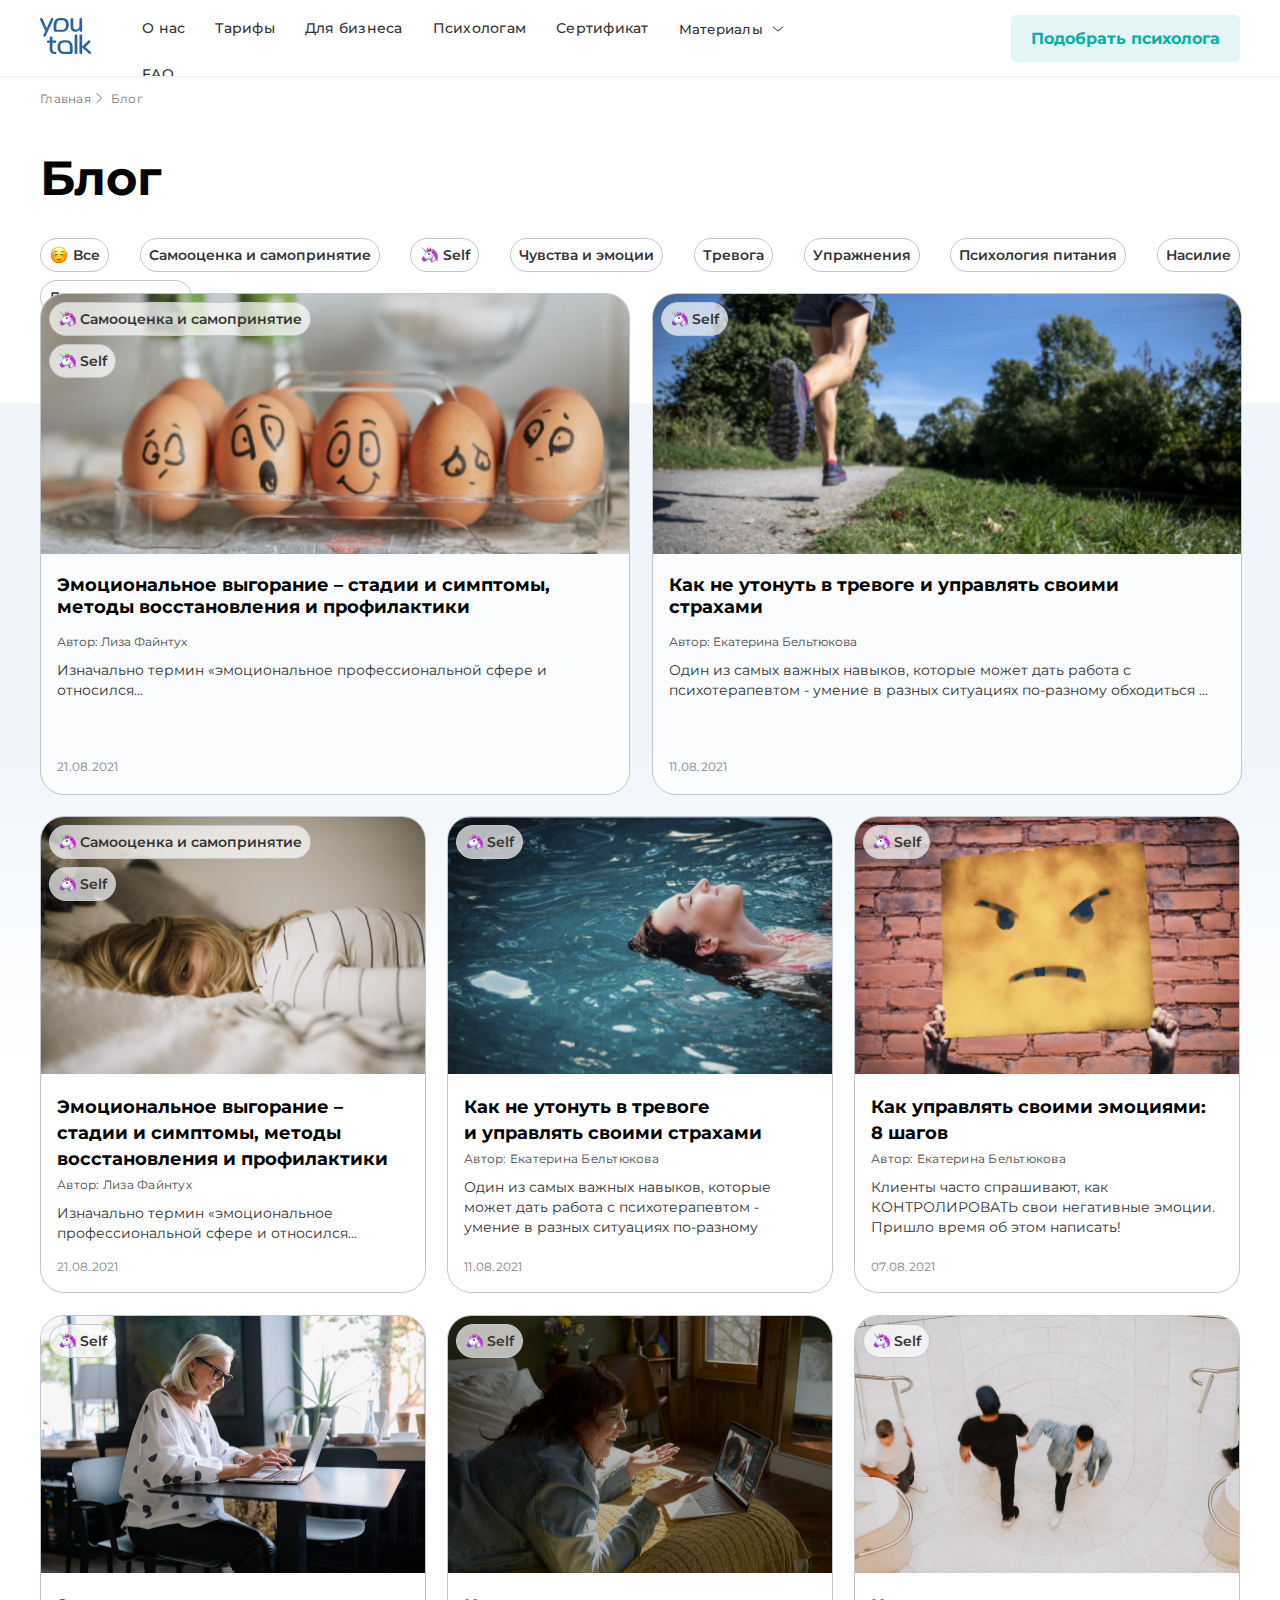
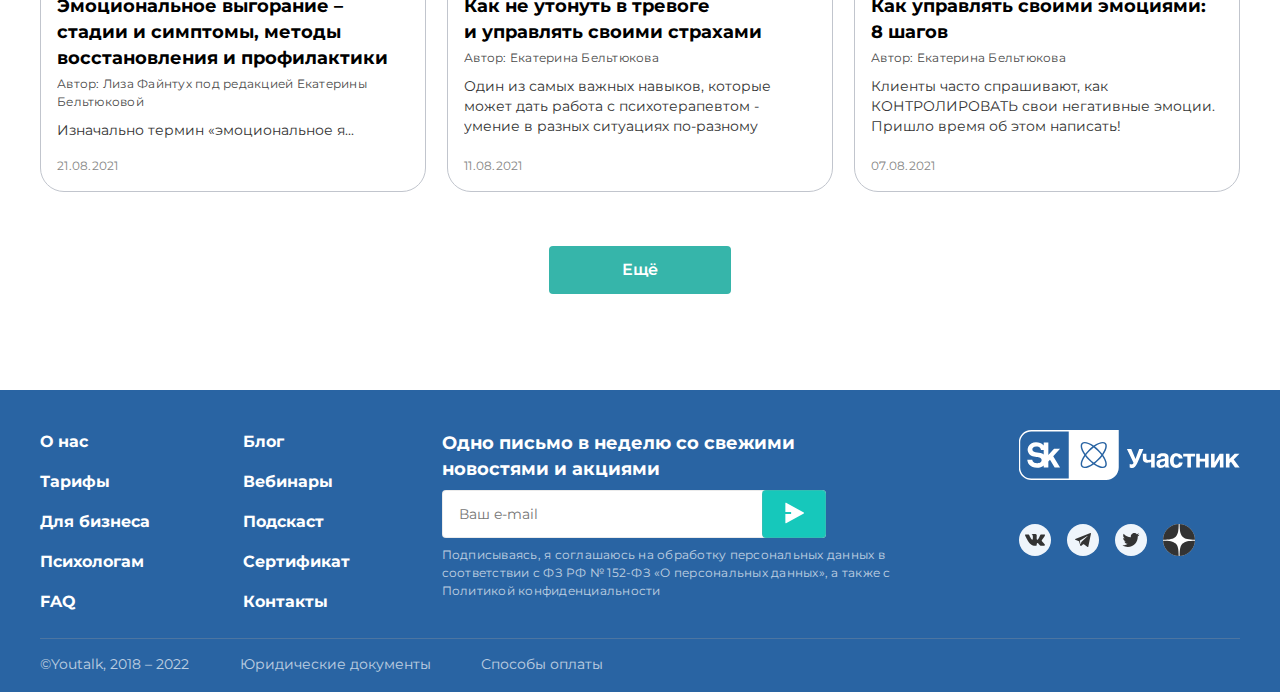
<file: Youtalk/index.html>
<!DOCTYPE html>
<html lang="en">
<head>
    <meta charset="UTF-8">
    <meta name="viewport" content="width=device-width, initial-scale=1.0">
    <meta http-equiv="X-UA-Compatible" content="ie=edge">
    <title>Youtalk</title>
    <link rel="stylesheet" href="style.css">
</head>
<body>
    <header class="header">
        <div class="header__burger">
            <span></span>
        </div>
        <div class="header__container">
            <div class="header__links">
                <div class="header__logo">
                        <a href="https://youtalk.ru/" target="_blank" class="header__logo-image"><img src="img/svg/logo.svg" alt="logo" width="51" height="36"></a>
                </div>
                
                <nav class="header__nav">
                    <ul class="header__list">
                        <li class="header__item">
                            <a href="https://youtalk.ru/about/" target="_blank" class="header__link">О нас</a>
                        </li>
                        <li class="header__item">
                            <a href="https://youtalk.ru/tariff/" target="_blank" class="header__link">Тарифы</a>
                        </li>
                        <li class="header__item">
                            <a href="https://youtalk.ru/b2b/" target="_blank" class="header__link">Для бизнеса</a>
                        </li>
                        <li class="header__item">
                            <a href="https://youtalk.ru/be-in-team/" target="_blank" class="header__link">Психологам</a>
                        </li>
                        <li class="header__item">
                            <a href="https://youtalk.ru/sertifikat-na-psihoterapiyu/" target="_blank" class="header__link">Сертификат</a>
                        </li>
                        <li class="header__item">
                            <button class="header__link">Материалы <img class="header-arrow" src="img/svg/frame-list.svg" alt="materials"></button>
                        </li>
                        <li class="header__item">
                            <a href="https://youtalk.ru/faq/" target="_blank" class="header__link">FAQ</a>
                        </li>
                    </ul>
                </nav>
            </div>
            
            <div class="header__wrapper">
                <button class="header__button" href="https://youtalk.ru/navigate/" target="_blank">Подобрать психолога</button>
            </div> 
        </div>
    </header>
    <main class="main">
        <div class="background-vector"></div>

        <article class="navigation">
            <div class="navigation__block">
                <div class="navigation__text">
                    <a class="main__link" href="https://youtalk.ru/" target="_blank">
                        Главная <img src="img/svg/arrow.svg" alt="Главная" height="16" width="16">
                    </a>
                    <p class="main__link">Блог</p>
                </div>
            </div>
            <h1>Блог</h1>
        </article>
        <section class="blog__nav">
            <ul class="blog__list">
                <li class="blog__item"><button class="blog__button"><img class="icon" src="img/smile.png" alt="smile">Все</button></li>
                <li class="blog__item"><button class="blog__button">Самооценка и самопринятие</button></li>
                <li class="blog__item"><button class="blog__button"><img class="icon" src="img/unicorn.png" alt="unicorn">Self</button></li>
                <li class="blog__item"><button class="blog__button">Чувства и эмоции</button></li>
                <li class="blog__item"><button class="blog__button">Тревога</button></li>
                <li class="blog__item"><button class="blog__button">Упражнения</button></li>
                <li class="blog__item"><button class="blog__button">Психология питания</button></li>
                <li class="blog__item"><button class="blog__button">Насилие</button></li>
                <li class="blog__item"><button class="blog__button">Личное здоровье</button></li>
            </ul>
        </section>
            
        <section>
            <div class="gallery">
                <a href="#" target="_blank" class="gallery-item">
                    <div class="gallery-item__block1">
                        <div class="gallery-item__links">
                            
                            <p><img src="img/unicorn.png" alt="unicorn"> Самооценка и самопринятие</p>
                            
                        </div>
                        <div class="gallery-item__links">
                            
                            <p><img src="img/unicorn.png" alt="unicorn"> Self</p>
                            
                        </div>
                    </div>
                    
    
                    <div class="gallery-item__container">
                        <div class="gallery-item__wrapper">
                            <h2>Эмоциональное выгорание – стадии и симптомы, методы восстановления и профилактики</h2>
                            <p class="gallery-item__item1">Автор: Лиза Файнтух</p>
                            <p class="gallery-item__item2">Изначально термин «эмоциональное профессиональной сфере и относился...</p>
                        </div>
                        <p class="gallery-item__item3">21.08.2021</p>
                    </div>
                    
                </a>
    
                <a href="article.html" target="_blank" class="gallery-item">
                    <div class="gallery-item__block2">
                        <div class="gallery-item__links">
                            
                            <p><img src="img/unicorn.png" alt="unicorn"> Self</p>
                            
                        </div>
                    </div>
                    
    
                    <div class="gallery-item__container">
                        <div class="gallery-item__wrapper second-wrapper">
                            <h2>Как не утонуть в тревоге и управлять своими страхами</h2>
                            <p class="gallery-item__item1">Автор: Екатерина Бельтюкова</p>
                            <p class="gallery-item__item2">Один из самых важных навыков, которые может дать работа с психотерапевтом - умение в разных ситуациях по-разному обходиться ...</p>
                        </div>
                        <p class="gallery-item__item3">11.08.2021</p>
                    </div>
                    
                </a>
            </div>
        </section>
        <!-- мини-галлерея тут начинается -->
        <section>
            <div class="gallery-mini">
                <a href="#" target="_blank" class="gallery-mini__item">
                    <div class="gallery-mini__block">
                        <div class="gallery-mini__links">
                            <p><img src="img/unicorn.png" alt="unicorn"> Самооценка и самопринятие</p>
                        </div>
                        <div class="gallery-mini__links">
                            <p><img src="img/unicorn.png" alt="unicorn"> Self</p>
                        </div>
                    </div>
        
                    <article class="gallery-mini__container">
                        <article class="gallery-mini__wrapper">
                            <header class="gallery-mini__header">
                                <h2>Эмоциональное выгорание – стадии и симптомы, методы восстановления и профилактики</h2>
                                <p class="gallery-mini__header-author">Автор: Лиза Файнтух</p>
                            </header>
                            <p class="gallery-mini__text">Изначально термин «эмоциональное профессиональной сфере и относился...</p>
                        </article>

                        <footer class="gallery-mini__footer">
                            <p class="gallery-mini__date">21.08.2021</p>
                        </footer>
                    </article>
                </a>
                <!-- блок второй для мини-галереи -->
                <a href="#" target="_blank" class="gallery-mini__item">
                    <div class="gallery-mini__block two">
                        <div class="gallery-mini__links">
                            <p><img src="img/unicorn.png" alt="unicorn"> Self</p>
                        </div>
                    </div>
                    <article class="gallery-mini__container">
                        <article class="gallery-mini__wrapper second-wrapper">
                            <header class="gallery-mini__header second-header">
                                <h2>Как не утонуть в тревоге <br>и управлять своими страхами</h2>
                                <p class="gallery-mini__header-author">Автор: Екатерина Бельтюкова</p>
                            </header>
                            <p class="gallery-mini__text">Один из самых важных навыков, которые может дать работа с психотерапевтом - умение в разных ситуациях по-разному обходиться ...</p>
                        </article>

                        <footer class="gallery-mini__footer">
                            <p class="gallery-mini__date">11.08.2021</p>
                        </footer>
                    </article>  
                </a>
                <!-- блок третий для мини-галереи -->
                <a href="#" target="_blank" class="gallery-mini__item">
                    <div class="gallery-mini__block three">
                        <div class="gallery-mini__links">
                            <p><img src="img/unicorn.png" alt="unicorn"> Self</p>
                        </div>
                    </div>
                    <article class="gallery-mini__container">
                        <article class="gallery-mini__wrapper">
                            <header class="gallery-mini__header">
                                <h2>Как управлять своими эмоциями:<br>8 шагов</h2>
                                <p class="gallery-mini__header-author">Автор: Екатерина Бельтюкова</p>
                            </header>
                            <p class="gallery-mini__text">Клиенты часто спрашивают, как КОНТРОЛИРОВАТЬ свои негативные эмоции. Пришло время об этом написать!</p>
                        </article>
                        <footer class="gallery-mini__footer">
                            <p class="gallery-mini__date">07.08.2021</p>
                        </footer>
                    </article>  
                </a>
                <!-- блок четвертый для мини-галереи -->
                <a href="#" target="_blank" class="gallery-mini__item">
                    <div class="gallery-mini__block four">
                        <div class="gallery-mini__links">
                            <p><img src="img/unicorn.png" alt="unicorn"> Self</p>
                        </div>
                    </div>
                    <article class="gallery-mini__container">
                        <article class="gallery-mini__wrapper">
                            <header class="gallery-mini__header">
                                <h2>Эмоциональное выгорание – стадии и симптомы, методы восстановления и профилактики</h2>
                                <p class="gallery-mini__header-author">Автор: Лиза Файнтух под редакцией  Екатерины Бельтюковой</p>
                            </header>
                            <p class="gallery-mini__text">Изначально термин «эмоциональное я...</p>
                        </article>
                        <footer class="gallery-mini__footer">
                            <p class="gallery-mini__date">21.08.2021</p>
                        </footer>
                    </article>  
                </a>
                <!-- блок пятый для мини-галереи -->
                <a href="#" target="_blank" class="gallery-mini__item">
                    <div class="gallery-mini__block five">
                        <div class="gallery-mini__links">
                            <p><img src="img/unicorn.png" alt="unicorn"> Self</p>  
                        </div>
                     </div>
                    <article class="gallery-mini__container">
                        <article class="gallery-mini__wrapper">
                            <header class="gallery-mini__header">
                                <h2>Как не утонуть в тревоге <br>и управлять своими страхами</h2>
                                <p class="gallery-mini__header-author">Автор: Екатерина Бельтюкова</p>
                            </header>
                            <p class="gallery-mini__text">Один из самых важных навыков, которые может дать работа с психотерапевтом - умение в разных ситуациях по-разному обходиться ...</p>
                        </article>
                        <footer class="gallery-mini__footer">
                            <p class="gallery-mini__date">11.08.2021</p>
                        </footer>
                    </article>  
                </a>
                <!-- блок шестой для мини-галереи -->
                <a href="#" target="_blank" class="gallery-mini__item">
                    <div class="gallery-mini__block six">
                        <div class="gallery-mini__links">                
                            <p><img src="img/unicorn.png" alt="unicorn"> Self</p>
                        </div>
                    </div>
                    <article class="gallery-mini__container">
                        <article class="gallery-mini__wrapper">
                            <header class="gallery-mini__header">
                                <h2>Как управлять своими эмоциями:<br>8 шагов</h2>
                                <p class="gallery-mini__header-author">Автор: Екатерина Бельтюкова</p>
                            </header>
                            <p class="gallery-mini__text">Клиенты часто спрашивают, как КОНТРОЛИРОВАТЬ свои негативные эмоции. Пришло время об этом написать!</p>
                        </article>
                        <footer class="gallery-mini__footer">
                            <p class="gallery-mini__date">07.08.2021</p>
                        </footer>
                    </article>  
                </a>
            </div>
        </section>
        <!--секция с мини-галереей закончилась-->
        <section class="more">
            <div class="more__button">
                <a href="#" class="more__button-link">
                    Ещё
                </a>
            </div>
        </section>
        
    </main>
    <footer class="footer">
        <div class="footer__container">
            <div class="footer__main-info">
                <div class="footer__about-us">
                    <ul class="footer__navigation-list">
                        <li class="footer__navigation-item">
                            <a href="" class="footer__navigation-link">О нас</a>
                        </li>
                        <li class="footer__navigation-item">
                            <a href="" class="footer__navigation-link">Тарифы</a>
                        </li>
                        <li class="footer__navigation-item">
                            <a href="" class="footer__navigation-link">Для бизнеса</a>
                        </li>
                        <li class="footer__navigation-item">
                            <a href="" class="footer__navigation-link">Психологам</a>
                        </li>
                        <li class="footer__navigation-item">
                            <a href="" class="footer__navigation-link">FAQ</a>
                        </li>
                    </ul>
                    <ul class="footer__navigation-list">
                        <li class="footer__navigation-item">
                            <a href="" class="footer__navigation-link">Блог</a>
                        </li>
                        <li class="footer__navigation-item">
                            <a href="" class="footer__navigation-link">Вебинары</a>
                        </li>
                        <li class="footer__navigation-item">
                            <a href="" class="footer__navigation-link">Подскаст</a>
                        </li>
                        <li class="footer__navigation-item">
                            <a href="" class="footer__navigation-link">Сертификат</a>
                        </li>
                        <li class="footer__navigation-item">
                            <a href="" class="footer__navigation-link">Контакты</a>
                        </li>
                    </ul>
                </div>
                <div class="footer__input">
                    <div class="text-field">
                        <label class="text-field__label">Одно письмо в неделю со свежими<br>новостями и акциями</label>
                        <div class="text-field__group">
                          <input class="text-field__input" type="search" placeholder="Ваш e-mail" value="">
                          <button class="text-field__btn" type="button"><img src="img/svg/input-button.svg" width="24" height="24" alt="send"></button>
                        </div>
                    
                    </div>
                    <p class="footer__text">
                        Подписываясь, я соглашаюсь на обработку персональных данных в соответствии с ФЗ РФ № 152-ФЗ «О персональных данных», а также с Политикой конфиденциальности
                    </p>
                </div>
                <div class="footer__third-party-links">
                    <a href="#" class="third-party-link"><img src="img/svg/innovation-center.svg" alt="innovation center Sokolniki"></a>
                    <ul class="footer__list">
                        <li class="footer__item">
                            <a href="#" class="footer__link">
                                <img src="img/svg/vk.svg" alt="vk">
                            </a>
                        </li>
                        <li class="footer__item">
                            <a href="#" class="footer__link">
                                <img src="img/svg/telegram.svg" alt="telegram">
                            </a>
                        </li>
                        <li class="footer__item">
                            <a href="#" class="footer__link">
                                <img src="img/svg/twitter.svg" alt="twitter">
                            </a>
                        </li>
                        <li class="footer__item">
                            <a href="#" class="footer__link">
                                <img src="img/svg/dzen.svg" alt="yandex dzen">
                            </a>
                        </li>
                    </ul>
                </div>
            </div> 
        </div>
        <div class="line"></div>
        <div class="footer__inline-links">
            <div class="inline-links__container">
                <p class="inline-link__text">©Youtalk, 2018 – 2022</p>
                <a href="#" class="inline-links__link">Юридические документы</a>
                <a href="#" class="inline-links__link">Способы оплаты</a>
            </div>
        </div>
        
    </footer>
</body>
</html>
</file>
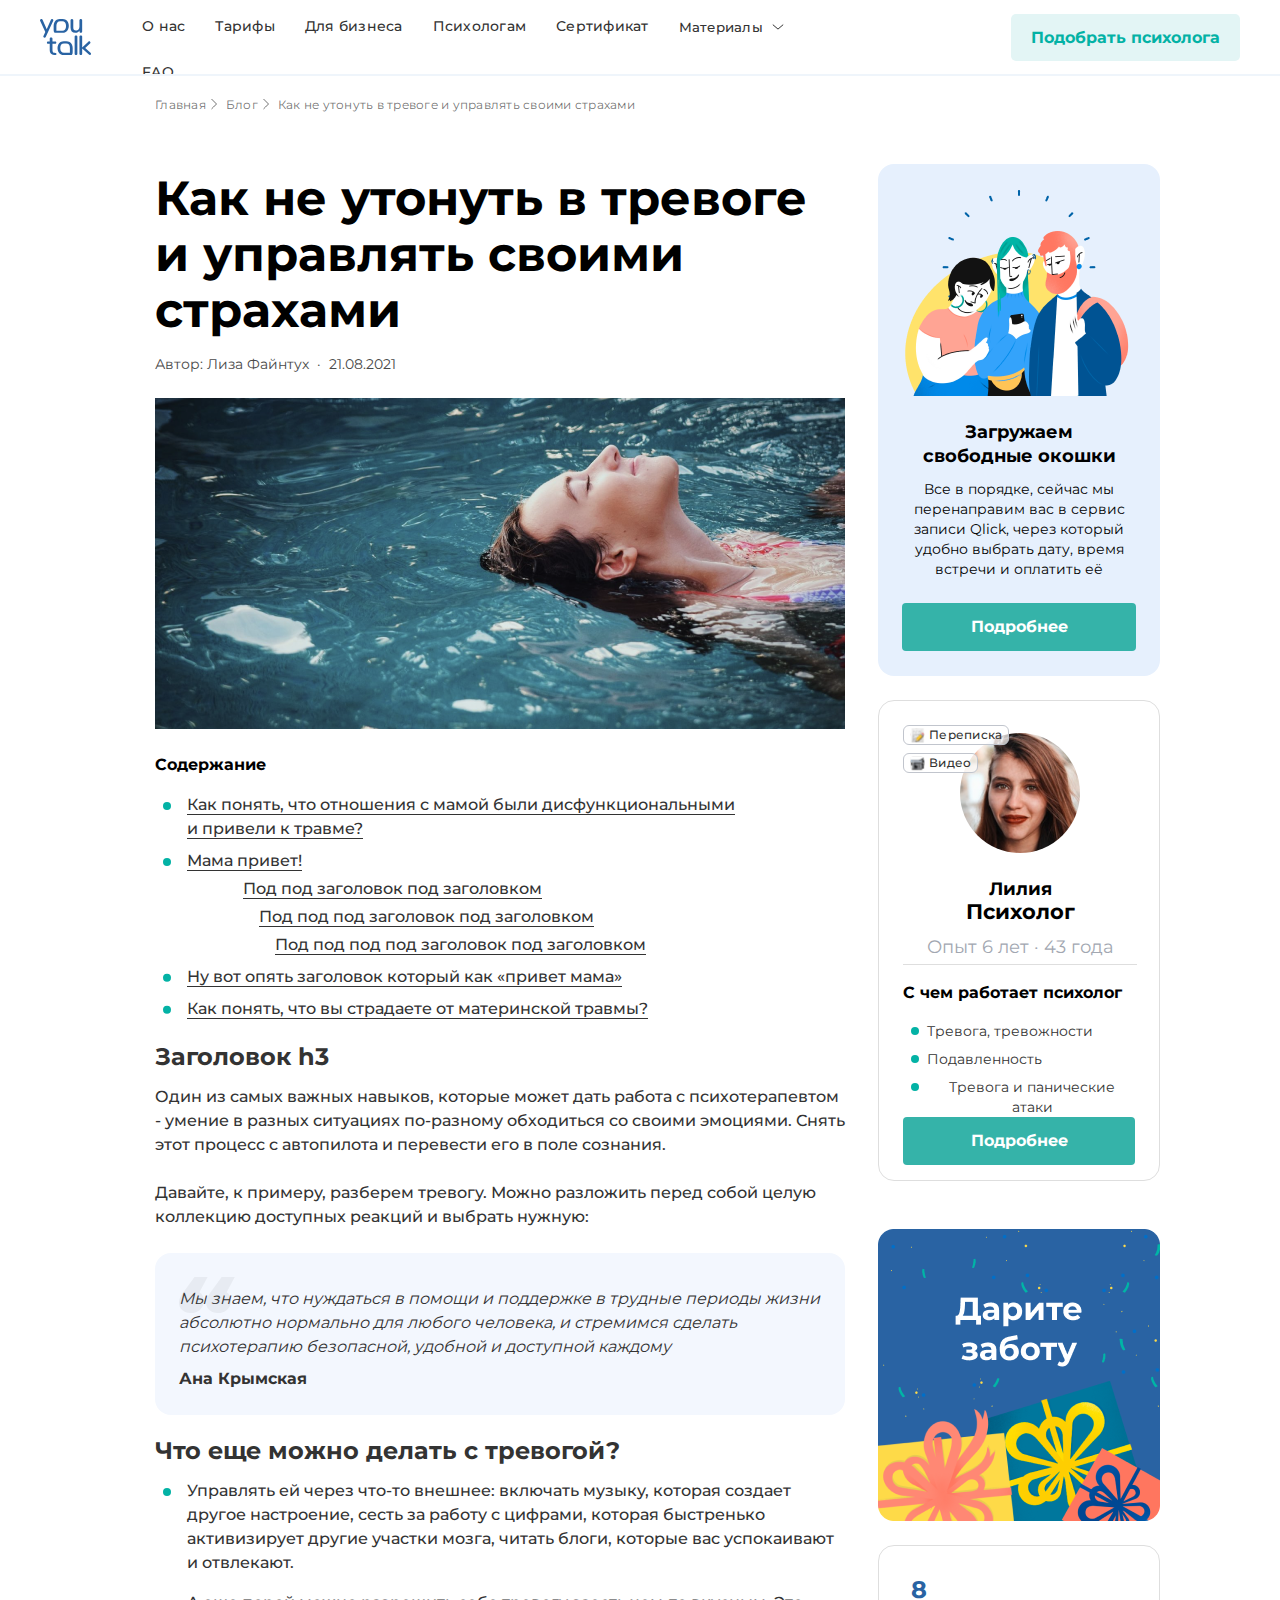
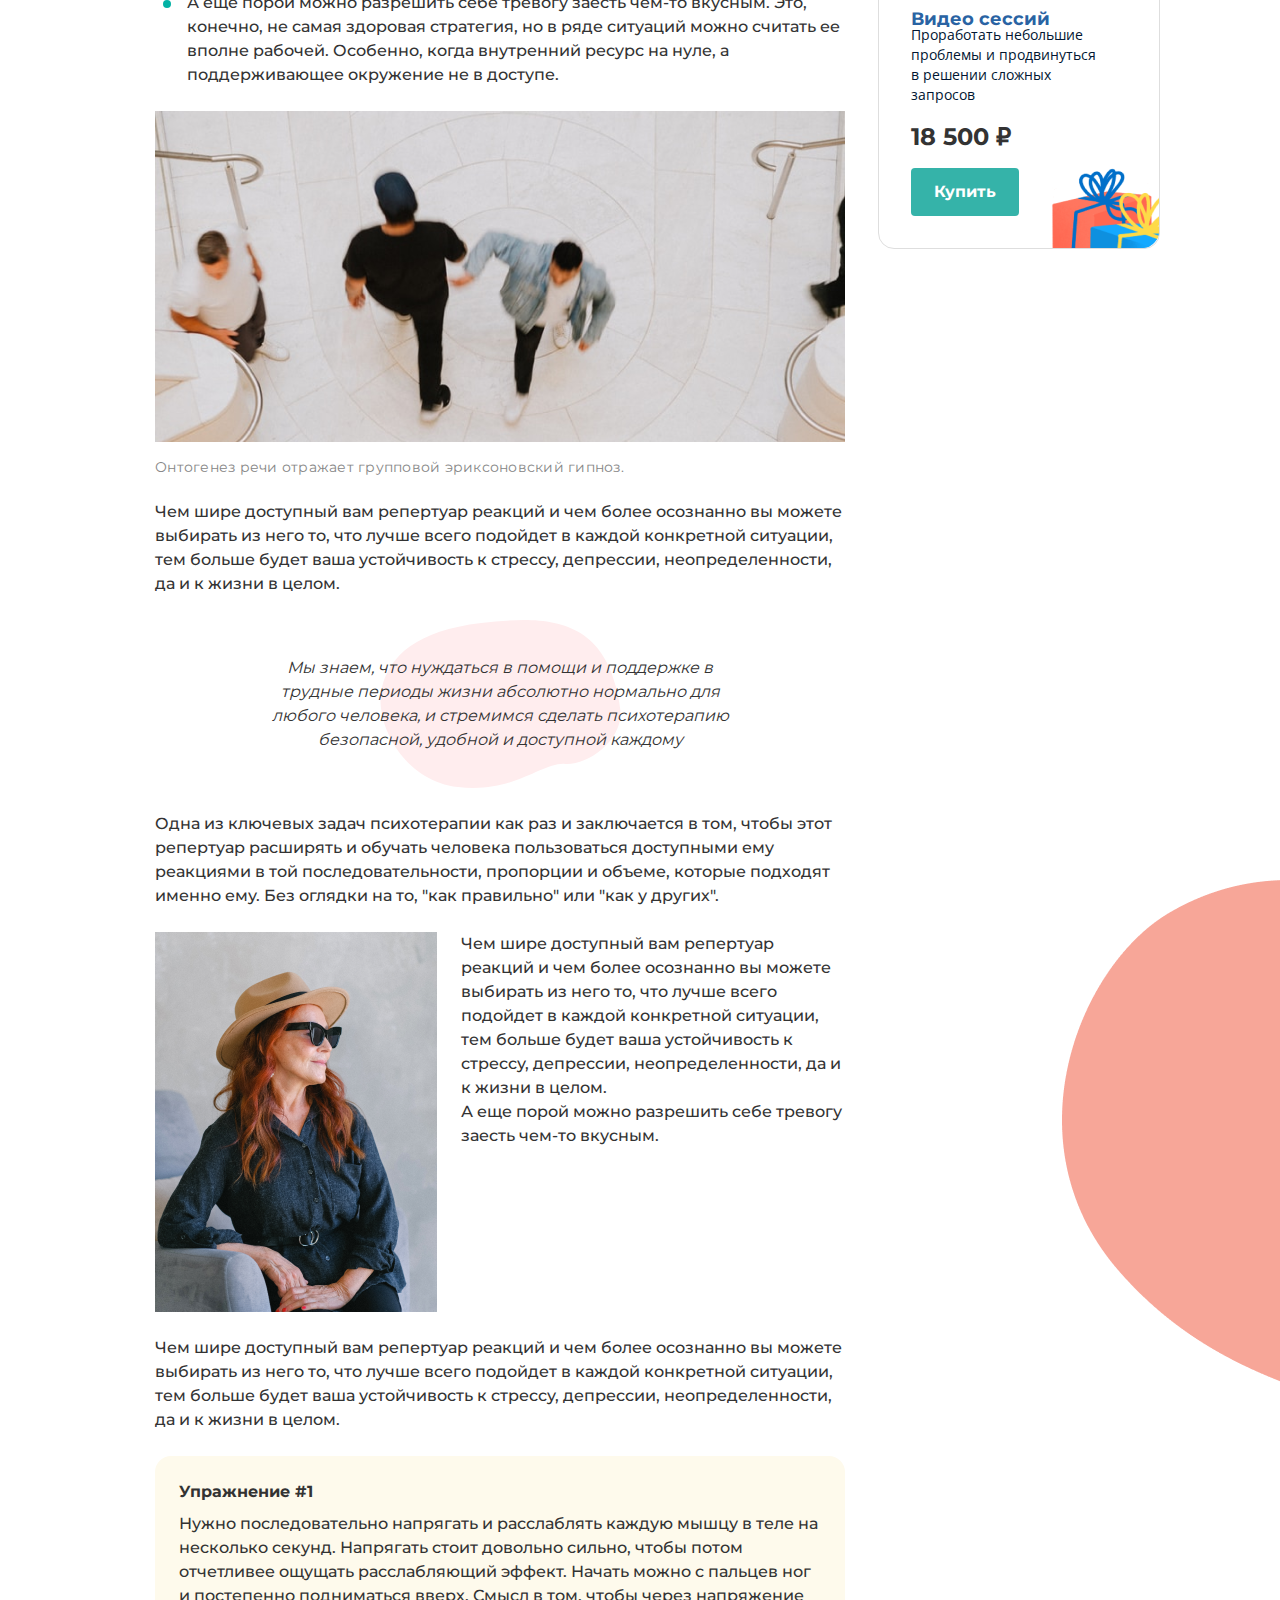
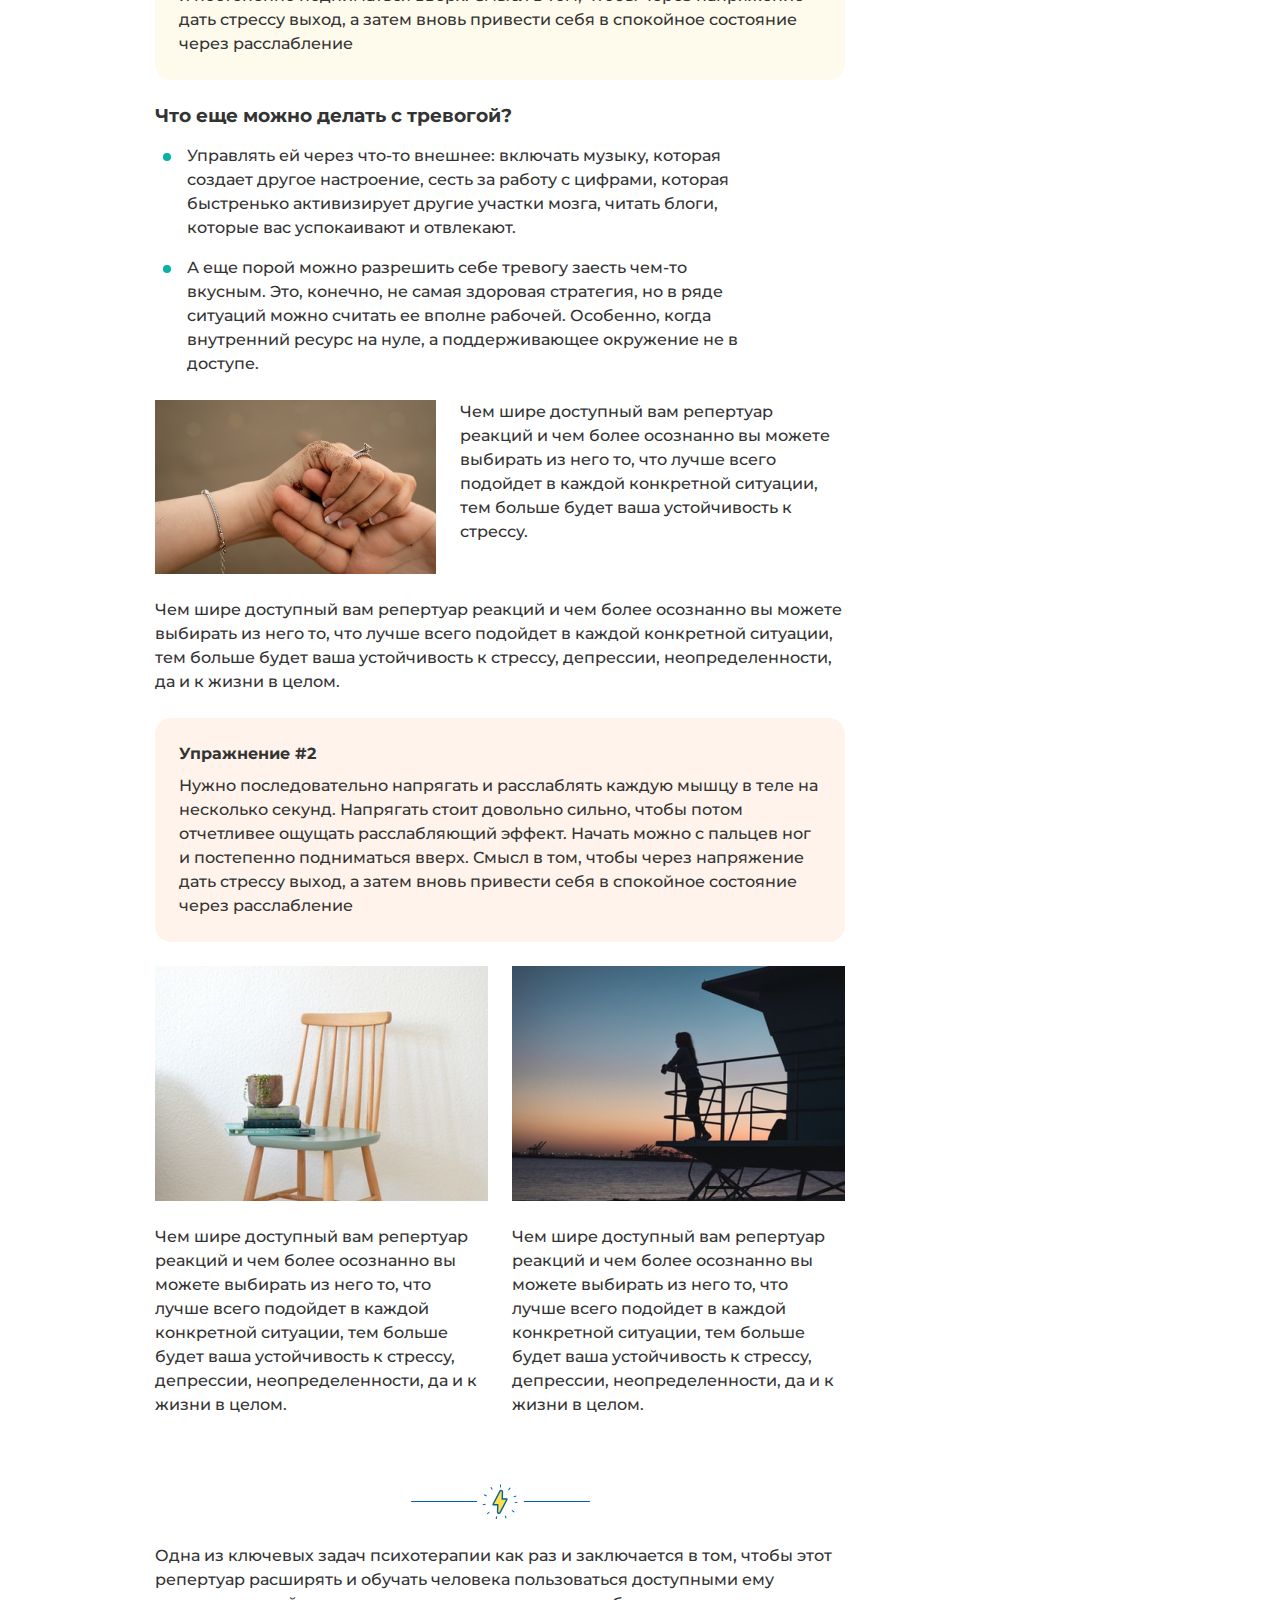
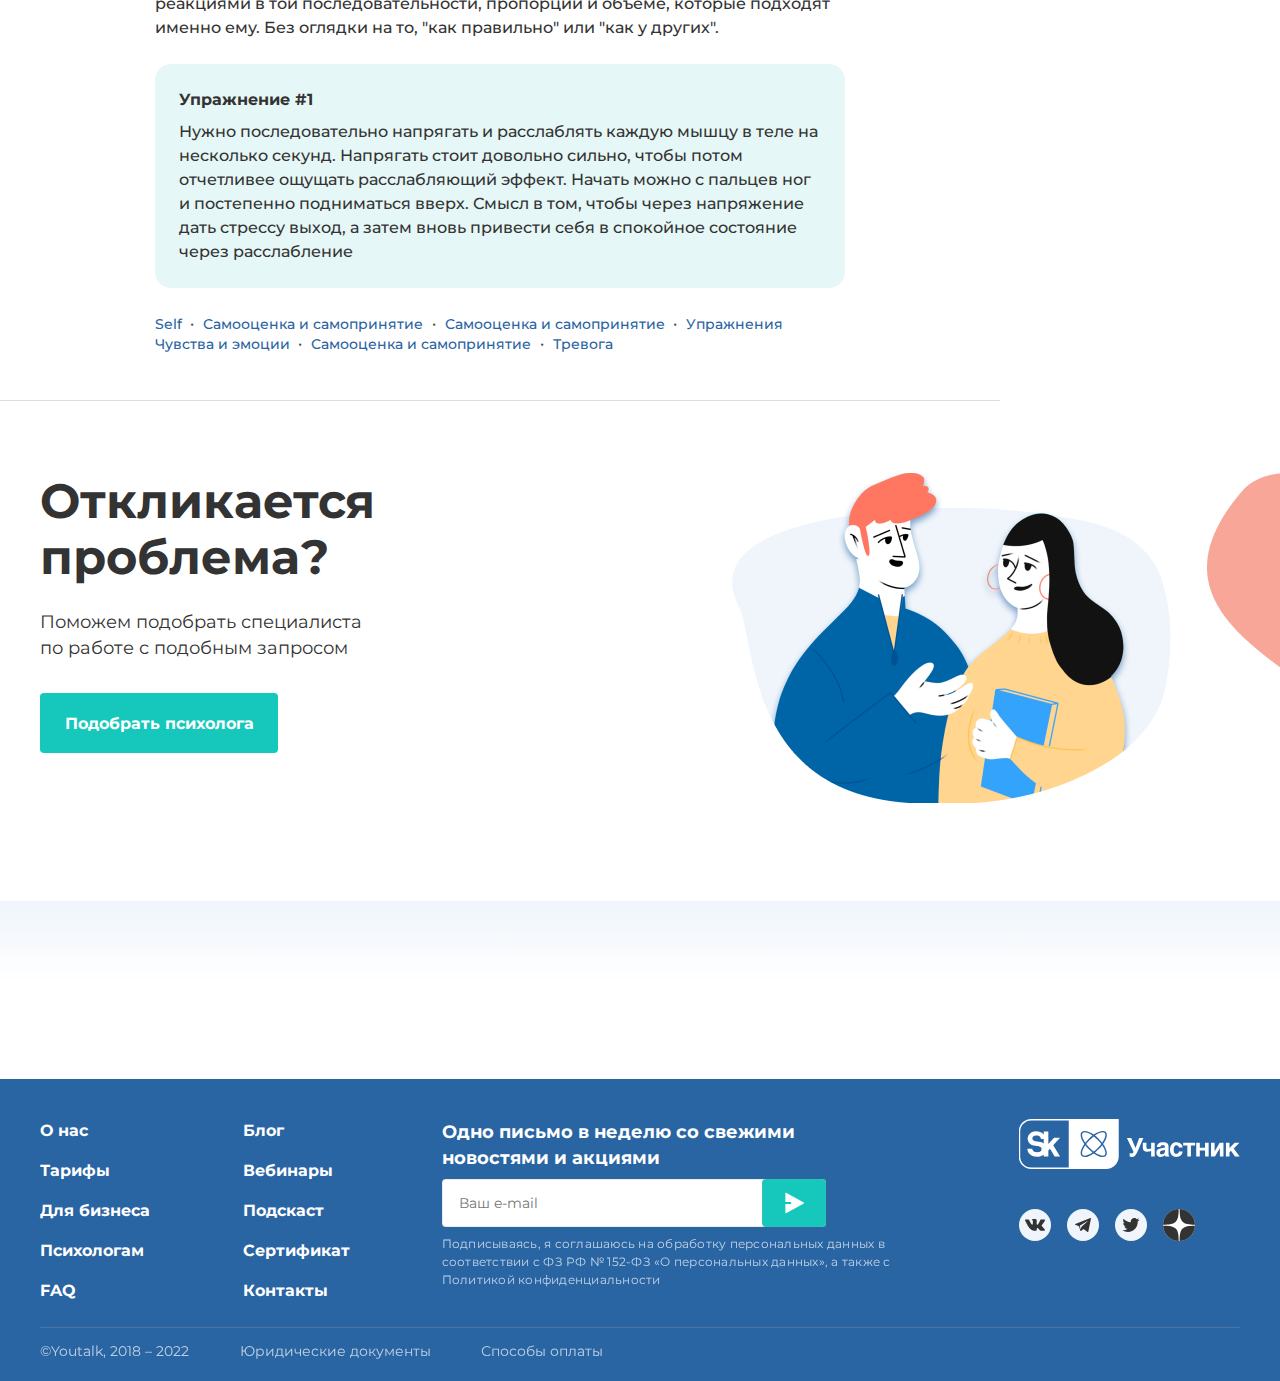
<file: Youtalk/article.html>
<!DOCTYPE html>
<html lang="en">
<head>
    <meta charset="UTF-8">
    <meta name="viewport" content="width=device-width, initial-scale=1.0">
    <meta http-equiv="X-UA-Compatible" content="ie=edge">
    <link rel="stylesheet" href="article.css">
    <title>Как не утонуть в тревоге и управлять своими страхами</title>
</head>
<body>
    <header class="header">
        <div class="header__burger">
            <span></span>
        </div>
        <div class="header__container">
            <div class="header__links">
                <div class="header__logo">
                        <a href="https://youtalk.ru/" target="_blank" class="header__logo-image"><img src="img/svg/logo.svg" alt="logo" width="51" height="36"></a>
                </div>
                <nav class="header__nav">
                    <ul class="header__list">
                        <li class="header__item">
                            <a href="https://youtalk.ru/about/" target="_blank" class="header__link">О нас</a>
                        </li>
                        <li class="header__item">
                            <a href="https://youtalk.ru/tariff/" target="_blank" class="header__link">Тарифы</a>
                        </li>
                        <li class="header__item">
                            <a href="https://youtalk.ru/b2b/" target="_blank" class="header__link">Для бизнеса</a>
                        </li>
                        <li class="header__item">
                            <a href="https://youtalk.ru/be-in-team/" target="_blank" class="header__link">Психологам</a>
                        </li>
                        <li class="header__item">
                            <a href="https://youtalk.ru/sertifikat-na-psihoterapiyu/" target="_blank" class="header__link">Сертификат</a>
                        </li>
                        <li class="header__item">
                            <button class="header__link">Материалы <img class="header-arrow" src="img/svg/frame-list.svg" alt="materials"></button>
                        </li>
                        <li class="header__item">
                            <a href="https://youtalk.ru/faq/" target="_blank" class="header__link">FAQ</a>
                        </li>
                    </ul>
                </nav>
            </div>
            
            <div class="header__wrapper">
                <button class="header__button" href="https://youtalk.ru/navigate/" target="_blank">Подобрать психолога</button>
            </div> 
        </div>
    </header>
    <!--боковые карточки начало-->
    <aside>
        <!--первая карточка-->
        <a href="#" target="_blank"  class="card first-card">
            <div class="card__container">
                <div class="card__header">
                    <figure class="card__figure">
                      <img src="img/article-img/aside-1.png" alt="просмотреть свободные окошки" class="card__image">
                    </figure>
                  </div>
                  <div class="card__body">
                    <h2 class="card__title">Загружаем<br>свободные окошки</h2>
                    <p class="card__copy">
                      Все в порядке, сейчас мы перенаправим вас в сервис записи Qlick, через который удобно выбрать дату,  время встречи и оплатить её
                    </p>
                  </div>
                  <footer class="card__footer">
                    <div class="card__actions">
                      <button class="button">
                          Подробнее
                      </button>
                    </div>
                  </footer>
            </div>
        </a>
     <!--вторая нарточка-->
        <a href="#" target="_blank"  class="card second-card">
            <div class="card__container card__second-container">
                <div class="card__header second-header">
                    <figure class="card__figure second-figure">
                      <div class="gallery-mini__links">
                          <p><img src="img/article-img/write.svg" alt="переписка"> Переписка</p>
                      </div>
                      <div class="gallery-mini__links">
                          <p><img src="img/article-img/video.svg" alt="видео"> Видео</p>
                      </div>
                    </figure>
                    <img src="img/article-img/lilly face.png" alt="лицо психолога" class="card__image_face_bg">
                    
                </div>
                <div class="card__body second-body">
                    <article class="card__info">
                        <h2 class="card__title">Лилия</h2>
                        <h3 class="card__subtitle">Психолог</h3>
                        <p class="card__text">Опыт 6 лет · 43 года</p>
                    </article>
                    
                    <div class="card__adittional-info">
                        <p class="card__text">С чем работает психолог</p>
                        <ul class="card__list">
                            <li class="card__item">Тревога, тревожности</li>
                            <li class="card__item">Подавленность</li>
                            <li class="card__item">Тревога и панические атаки</li>
                        </ul>
                    </div>
                </div>
                <footer class="card__footer">
                    <div class="card__actions">
                      <button class="button">
                        Подробнее
                      </button>
                    </div>
                </footer>
            </div>
        </a>
     <!--третья карточка-->   
        <a href="#" target="_blank"  class="card third-card">
            <div class="card__header third__header">
              <figure class="card__figure">
                <a href="#" class="card__link">
                    <img src="img/article-img/aside-3.png" alt="Подарите заботу" class="card__image third-image">
                </a>
              </figure>
            </div>
        </a>
      <!--четвертая карточка-->  
        <a href="#" target="_blank" class="card fourth-card">
            <div class="card__header">
                <div class="card__header-four">
                    <h2 class="card__title">8</h2>
                    <p> Видео сессий</p>
                </div>
            </div>
            <div class="card__body fourth-body">
              <p class="card__fourth-text">
                Проработать небольшие проблемы и продвинуться <br>в решении сложных запросов
              </p>
            </div>
            <h3 class="card__subtitle">18 500 ₽</h3>
            <footer class="card__footer">
              <div class="card__actions">
                <button class="button btn4">
                    Купить
                </button>
              </div>
            </footer>
        </a>
    </aside>
    <main class="main">
        <!--блок основного контента-->
        <section class="first-container">
            <section class="navigation">
                <article class="navigation__article">
                    <div class="navigation__block">
                        <div class="navigation__text">
                            <a class="navigation__link" href="https://youtalk.ru/" target="_blank">
                                Главная <img src="img/svg/arrow.svg" alt="Главная" height="16" width="16">
                            </a>
                            <a class="navigation__link" href="index.html" target="_blank">
                                Блог <img src="img/svg/arrow.svg" alt="Главная" height="16" width="16">
                            </a>
                            <p class="navigation__link">Как не утонуть в тревоге и управлять своими страхами</p>
                        </div>
                    </div>
                    <h1>Как не утонуть в тревоге <br>и управлять своими<br> страхами</h1>
                </article>
                <article class="author">
                    <div class="author__name">
                        <p>Автор: Лиза Файнтух</p>
                    </div>
                    <div class="author__span">
                        ·
                    </div>
                    <div class="author__date">
                        21.08.2021
                    </div>
                    <div class="author__second-span">
                        ·
                    </div>
                    <div class="author__second-span">
                        <a href="#">Self</a>
                    </div>
                </article>
            </section>
            <section class="image">
                <div class="image__block">
                    <img src="img/article-img/swimming-girl.png" alt="girl is swimming">
                </div>
            </section>
            <section class="content">
                <article class="content__header">
                    <h2>Содержание</h2>
                </article>
                <article class="content__article-list">
                    <ul class="content__list">
                        <li class="content__item"><a href="#" class="content__link">Как понять, что отношения с мамой были дисфункциональными<br>и привели к травме?</a></li>
                        <li class="content__item link-hide">
                            <a href="#" class="content__link link-hide">Мама привет!</a>
                            <ul class="content__nested-list link-hide">
                                <li class="content__nested-item nested-one"><a href="#" class="content__nested-link">Под под заголовок под заголовком</a></li>
                                <li class="content__nested-item nested-two"><a href="#" class="content__nested-link">Под под под заголовок под заголовком</a></li>
                                <li class="content__nested-item nested-three"><a href="#" class="content__nested-link">Под под под под заголовок под заголовком</a></li>
                            </ul>
                        </li>
                        <li class="content__item link-hide"><a href="#" class="content__link">Ну вот опять заголовок который как «привет мама»</a></li>
                        <li class="content__item"><a href="#" class="content__link">Как понять, что вы страдаете от материнской травмы?</a></li>
                    </ul>
                </article>
            </section>
            <section class="intro">
                <article class="intro__header">
                    <h3>Заголовок h3</h3>
                </article>
                <article class="intro__text">
                    <p>Один из самых важных навыков, которые может дать работа с психотерапевтом - умение в разных ситуациях по-разному обходиться со своими эмоциями.  Снять этот процесс с автопилота и перевести его в поле сознания.
                        <br>
                        <br>
                        Давайте, к примеру, разберем тревогу. Можно разложить перед собой целую коллекцию доступных реакций и выбрать нужную:</p>
                </article>
            </section>
            <section class="quote">
                <article class="quote__text">
                    <p>Мы знаем, что нуждаться в помощи и поддержке в трудные периоды жизни абсолютно нормально для любого человека, и стремимся сделать психотерапию безопасной, удобной и доступной каждому</p>
                </article>
                <article class="quote__author">
                    <p>Ана Крымская</p>
                </article>
            </section>
            <section class="additional-info">
                <article class="additional-info__header">
                    <h3>Что еще можно делать с тревогой?</h3>
                </article>
                <article class="additional-info__article-list">
                    <ul class="additional-info__list content__list">
                        <li class="additional-info__item content__item">Управлять ей через что-то внешнее: включать музыку, которая создает другое настроение, сесть за работу с цифрами, которая быстренько активизирует другие участки мозга, читать блоги, которые вас успокаивают и отвлекают.</li>
                        <li class="additional-info__item content__item">А еще порой можно разрешить себе тревогу заесть чем-то вкусным. Это, конечно, не самая здоровая стратегия, но в ряде ситуаций можно считать ее вполне рабочей. Особенно, когда внутренний ресурс на нуле, а поддерживающее окружение не в доступе.</li>
                    </ul>
                </article>
            </section>
            <section class="image">
                <div class="image__block">
                    <img class="hall-image" src="img/article-img/men in the hall.png" alt="men in the hall">
                </div>
                <div class="image__text">
                    <p>Онтогенез речи отражает групповой эриксоновский гипноз. </p>
                </div>
            </section>
        </section>
        <!--начало блока для второго контейнера-->
        <section class="second-container">
            <article class="info__text">
                <p>Чем шире доступный вам репертуар реакций и чем более осознанно вы можете выбирать из него то, что лучше всего подойдет в каждой конкретной ситуации, тем больше будет ваша устойчивость к стрессу, депрессии, неопределенности, да и к жизни в целом.</p>
            </article>
            <section class="info">
                <article class="info__quote">
                    <div class="info__text">Мы знаем, что нуждаться в помощи и поддержке в трудные периоды жизни абсолютно нормально для любого человека, и стремимся сделать психотерапию безопасной, удобной и доступной каждому</div>
                </article>
            </section>
            <article class="info__text">
                <p>Одна из ключевых задач психотерапии как раз и заключается в том, чтобы этот репертуар расширять и обучать человека пользоваться доступными ему реакциями в той последовательности, пропорции и объеме, которые подходят именно ему. Без оглядки на то, "как правильно" или "как у других".</p>
            </article>
            <section class="psycho">
                <acticle class="psycho__image">
                    <img src="img/article-img/red-hair-pshyco.png" alt="Psychologist face">
                </acticle>
                <article class="psycho__text">
                    <p>Чем шире доступный вам репертуар реакций и чем более осознанно вы можете выбирать из него то, что лучше всего подойдет в каждой конкретной ситуации, тем больше будет ваша устойчивость к стрессу, депрессии, неопределенности, да и к жизни в целом.
                        <br>
                        А еще порой можно разрешить себе тревогу заесть чем-то вкусным. </p>
                </article>
            </section>
            <article class="info__text">
                <p>Чем шире доступный вам репертуар реакций и чем более осознанно вы можете выбирать из него то, что лучше всего подойдет в каждой конкретной ситуации, тем больше будет ваша устойчивость к стрессу, депрессии, неопределенности, да и к жизни в целом.</p>
            </article>
            <section class="exercise yellow">
                <article class="exercise__header">
                    <h4>Упражнение #1</h4>
                </article>
                <article class="exercise__text">
                    <p>Нужно последовательно напрягать и расслаблять каждую мышцу в теле на несколько секунд. Напрягать стоит довольно сильно, чтобы потом отчетливее ощущать расслабляющий эффект. Начать можно с пальцев ног и постепенно подниматься вверх. Смысл в том, чтобы через напряжение дать стрессу выход, а затем вновь привести себя в спокойное состояние через расслабление</p>
                </article>
            </section>
            <section class="additional-info">
                <article class="additional-info__header">
                    <h3>Что еще можно делать с тревогой?</h3>
                </article>
                <article class="additional-info__article-list">
                    <ul class="additional-info__list content__list">
                        <li class="additional-info__item content__item">Управлять ей через что-то внешнее: включать музыку, которая<br> создает другое настроение, сесть за работу с цифрами, которая<br> быстренько активизирует другие участки мозга, читать блоги,<br> которые вас успокаивают и отвлекают.</li>
                        <li class="additional-info__item content__item">А еще порой можно разрешить себе тревогу заесть чем-то<br> вкусным. Это, конечно, не самая здоровая стратегия, но в ряде<br> ситуаций можно считать ее вполне рабочей. Особенно, когда<br> внутренний ресурс на нуле, а поддерживающее окружение не в<br> доступе.</li>
                    </ul>
                </article>
            </section>
            <section class="psycho">
                <acticle class="psycho__image">
                    <img class="arms-img" src="img/article-img/hands-together.png" alt="arms">
                </acticle>
                <article class="psycho__text">
                    <p>Чем шире доступный вам репертуар реакций и чем более осознанно вы можете выбирать из него то, что лучше всего подойдет в каждой конкретной ситуации, тем больше будет ваша устойчивость к стрессу.</p>
                </article>
            </section>
            <article class="info__text">
                <p>Чем шире доступный вам репертуар реакций и чем более осознанно вы можете выбирать из него то, что лучше всего подойдет в каждой конкретной ситуации, тем больше будет ваша устойчивость к стрессу, депрессии, неопределенности, да и к жизни в целом.</p>
            </article>
            <section class="exercise orange">
                <article class="exercise__header">
                    <h4>Упражнение #2</h4>
                </article>
                <article class="exercise__text">
                    <p>Нужно последовательно напрягать и расслаблять каждую мышцу в теле на несколько секунд. Напрягать стоит довольно сильно, чтобы потом отчетливее ощущать расслабляющий эффект. Начать можно с пальцев ног и постепенно подниматься вверх. Смысл в том, чтобы через напряжение дать стрессу выход, а затем вновь привести себя в спокойное состояние через расслабление</p>
                </article>
            </section>
            <section class="grid-container">
                <article class="grid-container__image first-item">
                    <img src="img/article-img/chair.png" alt="chair">
                </article>
                <article class="grid-container__image third-item">
                    <img src="img/article-img/sunset.png" alt="sunset">
                </article>
                <article class="grid-container__text second-item">
                    <p>Чем шире доступный вам репертуар реакций и чем более осознанно вы можете выбирать из него то, что лучше всего подойдет в каждой конкретной ситуации, тем больше будет ваша устойчивость к стрессу, депрессии, неопределенности, да и к жизни в целом.</p>
                </article>
                
                <article class="grid-container__text last-item">
                    Чем шире доступный вам репертуар реакций и чем более осознанно вы можете выбирать из него то, что лучше всего подойдет в каждой конкретной ситуации, тем больше будет ваша устойчивость к стрессу, депрессии, неопределенности, да и к жизни в целом.
                </article>
            </section>
            <section class="light">
                <img src="img/article-img/light-stop.svg" alt="light">
            </section>
            <article class="info__text">
                <p>Одна из ключевых задач психотерапии как раз и заключается в том, чтобы этот репертуар расширять и обучать человека пользоваться доступными ему реакциями в той последовательности, пропорции и объеме, которые подходят именно ему. Без оглядки на то, "как правильно" или "как у других".</p>
            </article>
            <section class="exercise blue">
                <article class="exercise__header">
                    <h4>Упражнение #1</h4>
                </article>
                <article class="exercise__text">
                    <p>Нужно последовательно напрягать и расслаблять каждую мышцу в теле на несколько секунд. Напрягать стоит довольно сильно, чтобы потом отчетливее ощущать расслабляющий эффект. Начать можно с пальцев ног и постепенно подниматься вверх. Смысл в том, чтобы через напряжение дать стрессу выход, а затем вновь привести себя в спокойное состояние через расслабление</p>
                </article>
            </section>
            <section class="blog-nav">
                <article class="blog-nav__block">
                    <ul class="blog-nav__list">
                        <li class="blog-nav__item">
                            <a href="index.html" class="blog-nav__link">Self</a>
                        </li>
                        <li class="blog-nav__item">
                            <p class="blog-nav__text">·</p>
                        </li>
                        <li class="blog-nav__item">
                            <a href="index.html" class="blog-nav__link">Самооценка и самопринятие</a>
                        </li>
                        <li class="blog-nav__item">
                            <p class="blog-nav__text">·</p>
                        </li>
                        <li class="blog-nav__item">
                            <a href="index.html" class="blog-nav__link">Самооценка и самопринятие</a>
                        </li>
                        <li class="blog-nav__item">
                            <p class="blog-nav__text">·</p>
                        </li>
                        <li class="blog-nav__item">
                            <a href="index.html" class="blog-nav__link">Упражнения</a>
                        </li>
                    </ul>
                    <ul class="blog-nav__list">
                        <li class="blog-nav__item">
                            <a href="index.html" class="blog-nav__link">Чувства и эмоции</a>
                        </li>
                        <li class="blog-nav__item">
                            <p class="blog-nav__text">·</p>
                        </li>
                        <li class="blog-nav__item">
                            <a href="index.html" class="blog-nav__link">Самооценка и самопринятие</a>
                        </li>
                        <li class="blog-nav__item">
                            <p class="blog-nav__text">·</p>
                        </li>
                        <li class="blog-nav__item">
                            <a href="index.html" class="blog-nav__link">Тревога</a>
                        </li>
                    </ul>
                </article>
            </section>
        </section>
    
    </main>
    <!--блок перед футером с картинками-->
    <section class="basement">
        <section class="basement__container">
            <section class="basement__info">
                <article class="basement__header">
                    <h2>Откликается проблема?</h2>
                    <p>Поможем подобрать специалиста <br>по работе с подобным запросом</p>
                </article>
                <article class="basement__button">
                    <div class="basement__actions">
                        <button class="btn">
                            Подобрать психолога
                        </button>
                      </div>
                </article>
            </section>
            <section class="basement__image">
                <img src="img/article-img/footer-image.png" alt="Поможем подобрать специалиста">
            </section>
        </section>
        
        <section class="basement__circle">
            <img src="img/article-img/footer-bg.png" alt="footer circle">
        </section>
        <section class="basement__bg"></section>
    </section>
    <!--блок footer-->
    <footer class="footer">
        <div class="footer__container">
            <div class="footer__main-info">
                <div class="footer__about-us">
                    <ul class="footer__navigation-list">
                        <li class="footer__navigation-item">
                            <a href="" class="footer__navigation-link">О нас</a>
                        </li>
                        <li class="footer__navigation-item">
                            <a href="" class="footer__navigation-link">Тарифы</a>
                        </li>
                        <li class="footer__navigation-item">
                            <a href="" class="footer__navigation-link">Для бизнеса</a>
                        </li>
                        <li class="footer__navigation-item">
                            <a href="" class="footer__navigation-link">Психологам</a>
                        </li>
                        <li class="footer__navigation-item">
                            <a href="" class="footer__navigation-link">FAQ</a>
                        </li>
                    </ul>
                    <ul class="footer__navigation-list">
                        <li class="footer__navigation-item">
                            <a href="" class="footer__navigation-link">Блог</a>
                        </li>
                        <li class="footer__navigation-item">
                            <a href="" class="footer__navigation-link">Вебинары</a>
                        </li>
                        <li class="footer__navigation-item">
                            <a href="" class="footer__navigation-link">Подскаст</a>
                        </li>
                        <li class="footer__navigation-item">
                            <a href="" class="footer__navigation-link">Сертификат</a>
                        </li>
                        <li class="footer__navigation-item">
                            <a href="" class="footer__navigation-link">Контакты</a>
                        </li>
                    </ul>
                </div>
                <div class="footer__input">
                    <div class="text-field">
                        <label class="text-field__label">Одно письмо в неделю со свежими<br>новостями и акциями</label>
                        <div class="text-field__group">
                          <input class="text-field__input" type="search" placeholder="Ваш e-mail" value="">
                          <button class="text-field__btn" type="button"><img src="img/svg/input-button.svg" width="24" height="24" alt="send"></button>
                        </div>
                    
                    </div>
                    <p class="footer__text">
                        Подписываясь, я соглашаюсь на обработку персональных данных в соответствии с ФЗ РФ № 152-ФЗ «О персональных данных», а также с Политикой конфиденциальности
                    </p>
                </div>
                <div class="footer__third-party-links">
                    <a href="#" class="third-party-link"><img src="img/svg/innovation-center.svg" alt="innovation center Sokolniki"></a>
                    <ul class="footer__list">
                        <li class="footer__item">
                            <a href="#" class="footer__link">
                                <img src="img/svg/vk.svg" alt="vk">
                            </a>
                        </li>
                        <li class="footer__item">
                            <a href="#" class="footer__link">
                                <img src="img/svg/telegram.svg" alt="telegram">
                            </a>
                        </li>
                        <li class="footer__item">
                            <a href="#" class="footer__link">
                                <img src="img/svg/twitter.svg" alt="twitter">
                            </a>
                        </li>
                        <li class="footer__item">
                            <a href="#" class="footer__link">
                                <img src="img/svg/dzen.svg" alt="yandex dzen">
                            </a>
                        </li>
                    </ul>
                </div>
            </div> 
        </div>
        <div class="line"></div>
        <div class="footer__inline-links">
            <div class="inline-links__container">
                <p class="inline-link__text">©Youtalk, 2018 – 2022</p>
                <a href="#" class="inline-links__link">Юридические документы</a>
                <a href="#" class="inline-links__link">Способы оплаты</a>
            </div>
        </div>
        
    </footer>
</body>
</html>
</file>
<file: Youtalk/style.css>
/* montserrat-regular - cyrillic_latin */
@font-face {
    font-display: swap; /* Check https://developer.mozilla.org/en-US/docs/Web/CSS/@font-face/font-display for other options. */
    font-family: 'Montserrat';
    font-style: normal;
    font-weight: 400;
    src: url('fonts/montserrat-v25-cyrillic_latin-regular.woff2') format('woff2'); /* Chrome 36+, Opera 23+, Firefox 39+, Safari 12+, iOS 10+ */
  }
  /* montserrat-500 - cyrillic_latin */
  @font-face {
    font-display: swap; /* Check https://developer.mozilla.org/en-US/docs/Web/CSS/@font-face/font-display for other options. */
    font-family: 'Montserrat';
    font-style: normal;
    font-weight: 500;
    src: url('fonts/montserrat-v25-cyrillic_latin-500.woff2') format('woff2'); /* Chrome 36+, Opera 23+, Firefox 39+, Safari 12+, iOS 10+ */
  }
  /* montserrat-600 - cyrillic_latin */
  @font-face {
    font-display: swap; /* Check https://developer.mozilla.org/en-US/docs/Web/CSS/@font-face/font-display for other options. */
    font-family: 'Montserrat';
    font-style: normal;
    font-weight: 600;
    src: url('fonts/montserrat-v25-cyrillic_latin-600.woff2') format('woff2'); /* Chrome 36+, Opera 23+, Firefox 39+, Safari 12+, iOS 10+ */
  }
  /* montserrat-700 - cyrillic_latin */
  @font-face {
    font-display: swap; /* Check https://developer.mozilla.org/en-US/docs/Web/CSS/@font-face/font-display for other options. */
    font-family: 'Montserrat';
    font-style: normal;
    font-weight: 700;
    src: url('fonts/montserrat-v25-cyrillic_latin-700.woff2') format('woff2'); /* Chrome 36+, Opera 23+, Firefox 39+, Safari 12+, iOS 10+ */
  }

body{
    width: 100%;
    height: 100%;
    box-sizing: border-box;
    margin: 0;
    padding: 0;
}
a{
    text-decoration: none;
    color: black;
}

/*header styles start*/
.header{
    height: 76px;
    width: 100%;
    display: flex;
    flex-wrap: wrap;
    flex-direction: row;
    position: sticky;
    top: 0;
    border-bottom: 2px solid #EFF5FB;
    z-index: 1;
    background-color: #fff;
}
.header__container{
    display: flex;
    justify-content: space-between;
    align-items: center;
    gap: 164px;
    width: 1200px;
    margin: 0 auto;
    overflow: hidden;
    
}

.header__links{
    display: flex;
    justify-content: center;
    align-items: center;
    gap: 51px;
}

.header__nav{
    margin: 0;
    padding: 0;
    width: 704px;
}
.header__list{
    margin: 0;
    width: 704px;
    padding: 0;
    list-style-type: none;
    display: inline-flex;
    flex-wrap: wrap;
    flex-direction: row;
    align-items: center;
    height: 36px;
    gap: 30px;
}
.header__list button{
    background-color: #fff;
    border: none;
    padding: 0;
    cursor: pointer;
    display: flex;
    align-items: center;
    gap: 8px;
}

.header__item{
    font-size: 14px;
    line-height: 114%;
}

.header__link{
    letter-spacing: 0.25px;
    font-family: 'Montserrat';
    font-style: normal;
    font-weight: 500;
    color: #333333;
}
.header__link:hover{
    transition: 0.3s;
    color: #16C8BB;
}

.header__button{
    display: inline-flex;
    padding: 14px 20px;
    align-items: center;
    gap: 10px;
    border-radius: 5px;
    background-color: #E3F5F5;
    border: none;
    color: #03B2A5;
    font-size: 16px;
    font-family: 'Montserrat';
    font-style: normal;
    font-weight: 700;
    line-height: normal;
    cursor: pointer;
}
.header__button:hover{
    transition: 0.3s;
    background-color: rgba(3, 178, 165, 0.3);
}
/*header styles end*/

/*main styles start*/
.main{
    width: 100%;
    position: relative;
}
.background-vector{
    position: absolute;
    top: 325px;
    left: 0;
    width: 100%;
    height: 672px;
    background: rgb(239,245,251);
    background: linear-gradient(180deg, rgba(239,245,251,1) 50%, rgba(255,255,255,1) 100%);
}
.navigation{
    width: 1200px;
    margin: 0 auto;
    display: flex;
    flex-direction: column;
    justify-content: space-between;
    align-items: flex-start;
    gap: 30px;
}

.navigation__block{
    width: 110px;
}

h1{
    font-size: 48px;
    font-family: 'Montserrat';
    font-style: normal;
    font-weight: 700;
    line-height: 56px;
    margin: 0;
}
.main__link{
    display: inline-flex;
    color: rgba(51, 51, 51, 0.7);
    text-align: center;
    font-size: 12px;
    font-family: 'Montserrat';
    font-style: normal;
    font-weight: 400;
    line-height: 18px;
    letter-spacing: 0.25px;
}
.navigation__text a:hover{
    text-decoration: underline;
}
.blog__nav{
    position: relative;
    display: flex;
    flex-direction: row;
    flex-wrap: wrap;
    align-items: flex-start;
    height: 32px;
    width: 1200px;
    margin: 0 auto;
    padding-top: 32px;
}
.blog__list{
    list-style-type: none;
    display: flex;
    flex-wrap: wrap;
    flex-direction: row;
    justify-content: space-between;
    gap: 8px;
    margin: 0;
    padding: 0;
}
.blog__item{
    display: flex;
    align-items: center;
    justify-content: center; 
}
.blog__button:hover, .blog__button:focus{
    border: 2px solid #16C8BB;
}
.blog__button:active{
    background-color: rgb(227, 245, 245);
}
.blog__button{
    display: flex;
    align-items: flex-start;
    gap: 4px;
    color: #333;
    font-family: 'Montserrat';
    font-style: normal;
    border: 1px solid #C1C5CD;
    background: #FFF;
    border-radius: 24px;
    font-weight: 600;
    line-height: 20px; 
    padding: 6px 8px;
    font-size: 14px;
    cursor: pointer;
}
.icon{
    padding: 1px;

}

/*gallery styles start*/
.gallery{
    display: grid;
    width: 1200px;
    margin-top: 23px;
    grid-template-columns: 588px 588px;
    grid-auto-rows: 500px 558px;
    gap: 24px;
    margin: 0 auto;
    padding-top: 23px;
}
.gallery-item{
    position: relative;
    overflow: hidden;
    display: flex;
    flex-direction: column;
    align-items: flex-start;
    gap: 4px;   
    border-radius: 24px;
    border: 1px solid #C1C5CD;
    background: rgba(255, 255, 255, 0.70);
    height: 500px;
    width: 588px;
}
.gallery-item:hover{
    color: rgb(0, 138, 233);
}
.gallery-item__block1{
    display: flex;
    flex-direction: column;
    align-items: flex-start;
    justify-content: flex-start;
    width: 100%;
    height: 260px;
    background-image: url(img/eggs.png);
    background-size: cover;
    background-origin: border-box;
    background-repeat: no-repeat;
}

.gallery-item__links{
    display: inline-flex;
    padding: 6px 8px;
    align-items: flex-start;
    gap: 4px;
    border-radius: 24px;
    border: 1px solid #C1C5CD;
    background: rgba(255, 255, 255, 0.70);
    height: 20px;
    margin-top: 8px;
    margin-left: 8px;
}
.gallery-item__links p{
    display: flex;
    justify-content: center;
    align-items: center;
    gap: 4px;
    color: #333;
    font-size: 14px;
    font-family: 'Montserrat';
    font-style: normal;
    font-weight: 600;
    line-height: 20px;
    margin: 0;  
}

.gallery-item__container{
    width: 588px;
}
.gallery-item__wrapper{
    width: 572px;
    position: relative;
    overflow: hidden;
    display: flex;
    flex-direction: column;
    flex-wrap: wrap;
    justify-content: flex-start;
    margin-left: 16px;
    font-family: 'Montserrat';
    font-style: normal;
}

.gallery-item__container h2{
    width: 541px;
    height: 52px;
    margin: 16px 31px 4px 0px;
    font-size: 18px;
    font-weight: 700; 
}

.gallery-item__item1{
    display: flex;
    width: 352px;
    height: 18px;
    margin-top: 4px;
    margin-bottom: 0;
    font-size: 12px;
    font-weight: 400;
    color: #494949;
}
.gallery-item__item2{
    
    width: 556px;
    margin-top: 8px;
    font-size: 14px;
    font-weight: 400;
    line-height: 20px;
    color: #333333;
    align-self: stretch;
}
.gallery-item__item3{
    height: 18px;
    width: 61px;
    color: #868686;
    font-family: 'Montserrat';
    font-style: normal;
    font-size: 12px;
    font-weight: 400;
    line-height: 18px;
    letter-spacing: 0.25px;
    margin: 44px 611px 16px 16px
}

.gallery-item__block2{
    display: flex;
    flex-direction: column;
    align-items: flex-start;
    justify-content: flex-start;
    width: 100%;
    height: 260px;
    background-image: url(img/run.png);
    background-size: cover;
    background-origin: border-box;
    background-repeat: no-repeat;
}

/* секция с мини-галереей начинается */
.gallery-mini{
    display: grid;
    width: 1200px;
    padding-top: 23px;
    grid-template-columns: 384px 384px 384px;
    grid-auto-rows: 475px 475px;
    gap: 24px 23px;
    margin: 0 auto;
    position: relative;
}
.gallery-mini__item{
    position: relative;
    overflow: hidden;
    display: flex;
    flex-direction: column;
    align-items: flex-start;
    gap: 4px;   
    border-radius: 24px;
    border: 1px solid #C1C5CD;
    background: rgba(255, 255, 255, 0.70);
    height: 475px;
    width: 384px;
}
.gallery-mini__item:hover{
    color: rgb(0, 138, 233);
}
/*стилизуем картинки в коробку*/
.gallery-mini__block{
    display: flex;
    flex-direction: column;
    align-items: flex-start;
    justify-content: flex-start;
    width: 100%;
    height: 260px;
    background-image: url(img/sleeping.png);
    background-size: cover;
    background-origin: border-box;
    background-repeat: no-repeat;
}
.two{
    background-image: url(img/swimming.png);
}
.three{
    background-image: url(img/angry_square.png);
}
.four{
    background-image: url(img/white_granny.png);
}
.five{
    background-image: url(img/dark_granny.png);
}
.six{
    background-image: url(img/men.png);
}
/*стилизация картинок окончена*/


.gallery-mini__links{
    display: inline-flex;
    padding: 6px 8px;
    align-items: flex-start;
    gap: 4px;
    border-radius: 24px;
    border: 1px solid #C1C5CD;
    background: rgba(255, 255, 255, 0.70);
    height: 20px;
    margin-top: 8px;
    margin-left: 8px;
}

.gallery-mini__links p{
    display: flex;
    justify-content: center;
    align-items: center;
    gap: 4px;
    color: #333;
    font-size: 14px;
    font-family: 'Montserrat';
    font-style: normal;
    font-weight: 600;
    line-height: 20px;
    margin: 0;  
}


.gallery-mini__container{
    width: 384px;
    height: 216px;
    position: relative;
}
.gallery-mini__wrapper{
    position: relative;
    overflow: hidden;
    display: flex;
    flex-direction: column;
    flex-wrap: wrap;
    justify-content: flex-start;
    gap: 1px;
    margin-left: 16px;
    font-family: 'Montserrat';
    font-style: normal;
}
.gallery-mini__header{
    width: 352px;
    margin-top: 16px;
    display: flex;
    flex-direction: column;
    gap: 4px;
}
.gallery-mini__footer{
    position: absolute;
    bottom: 16px;
    left: 16px;
}
.gallery-mini__container h2{
    margin: 0px;
    font-size: 18px;
    font-weight: 700;
    line-height: 26px;
}

.gallery-mini__header-author{
    display: flex;
    width: 352px;
    max-height: 36px;
    margin-top: 0;
    margin-bottom: 0;
    font-size: 12px;
    font-weight: 400;
    color: #494949;
    line-height: 18px;
    letter-spacing: 0.25px;
}
.gallery-mini__text{
    max-height: 60px;
    width: 352px;
    margin-top: 8px;
    margin-bottom: 0;
    font-size: 14px;
    font-weight: 400;
    line-height: 20px;
    color: #333333;
    align-self: stretch;
}
.gallery-mini__date{
    position: relative;
    height: 18px;
    color: #868686;
    font-family: 'Montserrat';
    font-style: normal;
    font-size: 12px;
    font-weight: 400;
    line-height: 18px;
    letter-spacing: 0.25px;
    margin: 0;
}
/*стилизация мини-галереи закончилась*/

/*button near the footer styles start*/
.more{
    width: 100%;
    display: flex;
    justify-content: center;
    align-items: center;
    margin-top: 56px;
}

.more__button{
    display: flex;
    width: 182px; 
}
.more__button-link{
    color: #FFF;
    text-align: center;
    background-color: hsla(175, 54%, 46%, 1);
    border-radius: 4px;
    display: flex;
    width: 182px;
    padding: 12px 16px;
    justify-content: center;
    align-items: center;
    gap: 8px;
    font-size: 16px;
    font-family: 'Montserrat';
    font-style: normal;
    font-weight: 600;
    line-height: 24px;
}
.more__button-link:hover{
    background-color: #03A094;
    transition: 0.3s;
}
/*button near the footer styles end*/

/*main styles end*/


/*footer styles start*/
.footer{
    width: 100%;
    background-color: hsla(211, 60%, 40%, 1);
    color: hsla(0, 0%, 100%, 1);
    font-family: 'Montserrat';
    font-style: normal;
    margin-top: 96px;
    position: relative;
    bottom: 0;
}
.line{
    width: 1200px;
    height: 1px;
    margin: 0 auto;
    background-color: hsla(0, 0%, 62%, 1);
    opacity: 0.3;
    margin-top: 24px;
}
.footer__container{
    display: flex;
    justify-content: space-between;
    margin: 0 auto;
    width: 1200px;
    
}
.footer__main-info{
    width: 100%;
    display: flex;
    justify-content: space-between;
    align-items: flex-start;
    gap: 91.5px;
    margin-top: 40px;
    height: 184px;
}
.footer__about-us{
    display: flex;
    flex-direction: row;
    width: 310px;
    
    gap: 93px;
    align-items: flex-start;
}
.footer__navigation-list{
    list-style-type: none;
    display: flex;
    flex-direction: column;
    align-items: flex-start;
    gap: 16px;
    padding: 0px;
    margin: 0;
}

.footer__navigation-link:hover{
    color: #03b2a5;
    transition: 0.2s;
}
.footer__navigation-link{
    color: hsla(0, 0%, 100%, 1);
    font-size: 16px;
    font-weight: 700;
    line-height: 24px;
}

.footer__input{
    width: 486px;
    display: flex;
    align-items: flex-start;
    gap: 8px;
    flex-direction: column;
    flex-wrap: wrap;
}
.text-field{
    width: 384px;
    display: flex;
    flex-direction: column;
    gap: 8px;
}
.text-field__label{
    font-size: 18px;
    font-weight: 700;
    line-height: 26px;
}
.text-field__group{
    width: 384px;
    max-width: 100%;
    height: 48px;
    position: relative;
}
.text-field__input:hover{
    border-color: #03b2a5;
    transition: 0.3s;
}
.text-field__input:focus{
    outline: 2px solid #03b2a5;
}
.text-field__input{
    width: 100%;
    height: 48px;
    border-radius: 4px;
    border: 1px solid rgba(157, 157, 157, 0.20);
    padding-left: 16px;
    font-family: 'Montserrat';
    font-weight: 400;
    line-height: 20px;
    font-size: 14px;
}

.input::placeholder {
    color: hsla(0, 0%, 62%, 1);
    font-family: 'Montserrat';
    font-weight: 400;
    line-height: 20px;
    font-size: 14px;
}
.text-field__btn{
    position: absolute;
    right: 0;
    height: 100%;
    width: 64px;
    border-radius: 4px;
    border: 1px solid rgba(157, 157, 157, 0.20);
    background: #16C8BB;
    padding: 0;
    margin: 0;
    cursor: pointer;
}
.text-field__btn:hover, .text-field__btn:focus{
    background-color: #03A094;
}
.footer__text{
    font-size: 12px;
    font-weight: 400;
    line-height: 18px;
    letter-spacing: 0.25px;
    opacity: 0.699999988079071;
    margin: 0px;
}

.footer__third-party-links{
    width: 221px;
    display: flex;
    flex-direction: column;
    align-items: flex-start;
    gap: 40px;
    cursor: pointer;
}

.footer__list{
    list-style-type: none;
    display: flex;
    flex-wrap: wrap;
    flex-direction: row;
    gap: 16px;
    margin: 0;
    padding: 0;
}
.footer__item{
    width: 32px;
    height: 32px;
    border-radius: 60px;
    background: #EFF5FB;
    display: flex;
    justify-content: center;
    align-items: center;
}
.footer__link{
    display: flex;
    color: hsla(0, 0%, 20%, 1);
}

.footer__inline-links{
    height: 53px;
    width: 1200px;
    margin: 0 auto;
}
.inline-links__container{
    width: 563px;
    display: inline-flex;
    gap: 48px;
    align-items: flex-start;
    justify-content: space-between;
    flex-wrap: wrap;
    margin-top: 16px;
    font-size: 14px;
}
.inline-link__text{
    margin: 0;
    opacity: 0.69;
}
.inline-links__link{
    display: flex;
    flex-wrap: wrap;
    color: hsla(0, 0%, 100%, 1);
    opacity: 0.69;
}
/*footer styles end*/
@media (max-width: 1400px) and (min-width: 1200px){}
@media (min-width: 992px) and (max-width: 1199px) {
    body{
        width: 1024px; 
    }
    .background-vector{
        display: none;
    }
    header{
        width: 100%;
    }
    .header__container{
        width: 960px;
        gap: 20px;
        margin: 0 auto;
    }
    .header__links{
        gap: 32px;
    }
    .header__list{
        gap: 16px;
    }
    .header__nav{
        width: 627px;
    }
    .header__wrapper{
        width: 230px;
    }
    .navigation{
        width: 960px;
        margin: 0 auto;
        gap: 40px;
    }
    .blog__nav{
        width: 950px;
        height: 72px;
        margin-left: 32px;
    }
    .blog__list{
        display: inline-flex;
        align-items: flex-start;
        justify-content: flex-start;
        gap: 8px;
    }
    .gallery{
        width: 960px;
        grid-template-columns: 468px 468px;
        gap: 24px;
        margin: 0 auto;
    }
    .gallery-item{
        height: 100%;
        width: 100%;
    }
    .gallery-item__container{
        width: 436px;
        margin: 0 auto;
    }
    .gallery-item__wrapper, .gallery-item__wrapper h2{
        width: 100%;
        margin-left: 0;
    }
    .gallery-item__wrapper h2{
        height: 72px;
    }
    .gallery-item__item2{
        width: 100%;
    }
    .second-wrapper h2{
        height: 52px;
    }
    .gallery-item__block1{
        background-image: url(img/ipad-12/eggs.png);
        background-position: center;
    }
    .gallery-mini{
        width: 960px;
        margin: 0 auto;
        grid-template-columns: 304px 304px 304px;
        grid-template-rows: 457px 457px;
        gap: 24px 24px;
    }
    .gallery-mini__item{
        width: 100%;
        height: 458px;
        gap: 0px;
    }
    .gallery-mini__container{
        height: 253px;
        width: 304px;
    }
    .gallery-mini__block{
        height: 206px;
    }
    .gallery-mini__wrapper{
        width: 272px;
    }
    .gallery-mini__header-author{
        width: 272px;
    }
    .gallery-mini__header{
        width: 100%;
        margin-top: 17px;
        justify-content: space-between;
    }
    .gallery-mini__text{
        width: 272px;
    }
    .second-header{
        height: 100px;
    }
    .more{
        margin-top: 32px;
    }
    .footer{
        margin-top: 60px;
    }
    .footer__container{
        margin: 0 auto;
        width: 960px;
    }
    .footer__main-info{
        width: 100%;
        height: 184px;
        gap: 21px;
    }
    .footer__about-us{
        width: 247px;
        gap: 30px;
    }
    .footer__input{
        width: 450px;
    }
    .line{
        width: 960px;
    }
    .footer__inline-links{
        width: 960px;
        margin: 0 auto;
    }
}
/* меню-бургер для всех дисплеев меньше 768рх */
@media (max-width: 1023px){
    .header{
        width: 100%;
    }
    .header__burger{
        display: flex;
        position: absolute;
        width: 40px;
        height: 40px;
        background: url(img/svg/burger.svg) no-repeat;
        z-index: 3;
        right: 18px;
        top: 18px;
    }
    .header:before{
        content: '';
        position: absolute;
        top: 0;
        left: 0;
        width: 100%;
        height: 76px;
        background-color: #fff;
        z-index: 2;
    }
    .header__logo{
        z-index: 3;
        position: relative;
        margin-left: 16px;
    }
    .header__nav{
        display: none;
    }
}
@media (min-width: 768px) and (max-width: 991px) {
    .header{
        width: 100%;
    }
    .header__burger{
        top: 18px;
        right: 20px;
    }
    .header__container{
        width: 768px;
        margin: 0 auto;
    }
    .header__links{
        margin: 20px 0px;
    }
    .main{
        padding-top: 16px;
    }
    .background-vector{
        display: none;
    }
    .navigation{
        width: 728px;
        margin: 0 auto;
        gap: 40px;
    }
    .navigation__text{
        height: 18px;
    }
    .navigation__text p{
        margin: 0;
    }
    .blog__nav{
        width: 728px;
        height: 72px;
    }
    .blog__list{
        display: inline-flex;
        align-items: flex-start;
        justify-content: flex-start;
    }
    .gallery{
        display: flex;
        flex-direction: column;
        width: 728px;
        gap: 24px;
    }
    .gallery-item{
        width: 100%;
        height: 600px;
        gap: 0;
    }
    .gallery-item__block1{
        height: 404px;
        background-image: url(img/ipad-mini/eggs.png);
        background-position: center;
        background-size: auto 404;
    }
    .gallery-item__block2{
        background-image: url(img/ipad-mini/running.png);
        background-position: center;
        background-size: auto 404;
    }
    .gallery-item__container{
        height: 196px;
        width: 100%;
    }
    .gallery-item__wrapper{
        height: 118px;
        width: 696px;
        flex-wrap: nowrap;
        justify-content: space-between;
        gap: 4px;
    }
    .gallery-item__wrapper h2{
        width: 696px;
    }
    .gallery-item__item2{
        width: 100%;
    }
    .gallery-item__block2{
        height: 404px;
        background-position: center;
        background-size: auto 404;
    }
    .gallery-mini{
        grid-template-columns: 352px 352px;
        grid-template-rows: 446px 446px 446px;
        gap: 24px 24px;
        width: 728px;
        margin: 0 auto;
    }
    .gallery-mini__item{
        width: 100%;
        height: 100%;
    }
    .gallery-mini__block{
        height: 206px;
    }
    .gallery-mini__container{
        width: 352px;
        height: 241px;
    }
    .gallery-mini__wrapper{
        margin: 0 auto;
        width: 320px;
    }
    .gallery-mini__header{
        width: 100%;
    }
    .more{
        margin-top: 33px;
    }
    .footer{
        margin-top: 55px;
    }
    .footer__container{
        margin: 0 auto;
        width: 728px;
        height: 380px;
    }
    .footer__main-info{
        width: 100%;
        flex-wrap: wrap;
        gap: 26px;
    }
    .footer__about-us{
        width: 247px;
        gap: 30px;
    }
    .footer__input{
        width: 450px;
    }
    .line{
        width: 728px;
        margin-top: 27px;
        margin-bottom: 16px;
    }
    .footer__inline-links{
        width: 728px;
        margin: 0 auto;
    }
}
@media (min-width: 480px) and (max-width: 767px) {
    /* Небольшие планшеты или некоторые смартфоны */
}
@media (min-width: 321px) and (max-width: 479px) {
    body{
        max-width: 479px;
    }
    .background-vector{
        display: none;
    }
    .header{
        position: sticky;
        height: 72px;
        top: 0;
    }
    .header__burger{
        top: 16px;
        right: 24px;
    }
    .header__container{
        width: 414px;
        margin: 0 auto;
    }
    .header__links{
        margin: 19px 0px;
    }
    .main{
        width: 374px;
        margin: 0 auto;
    }
    .navigation{
        width: 374px;
        gap: 32px;
    }
    .navigation h1{
        font-size: 32px;
    }
    .main__link{
        margin-top: 0;
        
    }
    .navigation__block{
        height: 18px;
        padding-top: 16px;
    }
    .blog__nav{
       padding-top: 24px;
       width: 100%;
    }
    .blog__list{
        display: flex;
        flex-wrap: nowrap;
        overflow-x: auto;
        -webkit-overflow-scrolling: touch;
        &::-webkit-scrollbar {
            display: none;
          }
    }
    .blog__item{
        flex: 0 0 auto;
    }
    .gallery{
        width: 374px;
        display: flex;
        flex-direction: column;
        gap: 16px;
    }
    .gallery-item{
        width: 100%;
        height: 462px;
    }
    .gallery-item__block1{
        background: url(img/iphone-11/eggs.png) no-repeat;
        height: 206px;
    }
    .gallery-item__container{
        width: 100%;
        height: 260px;
        position: relative;
       
    }
    .gallery-item__wrapper{
        width: 342px;
        margin: 0 auto;
    }
    .gallery-item__wrapper h2{
        width: 342px;
        height: 78px;
    }
    .gallery-item__wrapper p{
        width: 342px;
        height: 40px;
        overflow: hidden;
    }
    .gallery-item__item3{
        margin: 0;
        position: absolute;
        left: 16px;
        bottom: 16px;
    }
    .gallery-mini{
        display: flex;
        flex-direction: column;
        gap: 16px;
        width: 374px;
        margin: 0 auto;
    }
    .gallery-mini__block{
        height: 206px;
    }
    .gallery-mini__container{
        width: 375px;
        height: 260px;
    }
    .gallery-mini__item{
        width: 100%;
        height: 466px;
    }
    .gallery-mini__wrapper{
        width: 342px;
        height: 194px;
        margin: 0 auto;
        display: flex;
        justify-content: space-between;
        
    }
    .gallery-mini__header{
        height: 78px;
    }
    .gallery-mini__text{
       margin-top: 8px;
    }
    .gallery-mini__footer{
        width: 61px;
        height: 18px;
        margin-top: 0;
    }
    .more{
        margin-top: 28px;
    }
    .footer{
        height: 746px;
        margin-top: 59px;
    }
    .footer__container{
        display: flex;
        flex-direction: column;
        justify-content: space-between;
        width: 375px;
        height: 554px;
        padding-top: 35px;
    }
    .footer__main-info{
        display: flex;
        flex-direction: column;
        gap: 23px;
        align-items: flex-start;
        justify-content: space-between;
        align-self: stretch;
        margin-top: 0;
    }
    .footer__about-us{
        width: 375px;
        justify-content: space-between;
    }
    .text-field, .footer__input, .footer__text, .line{
        width: 375px;
    } 
    
    .footer__third-party-links{
        margin-bottom: 20px;
    }
    .footer__inline-links{
        width: 375px;
        margin: 0 auto;
    }
    .inline-links__container{
        width: 189px;
        display: flex;
        flex-direction: column;
        align-items: flex-start;
        gap: 20px;
    }
}




@media (max-width: 320px) {
    body{
        max-width: 320px;
    }
    .header{
        position: sticky;
        top: 0;
        height: 56px;
    }
    .header__container{
        width: 320px;
        margin: 0 auto;
    }
    .header__links{
        margin: 11px 0px;
    }
    .header__burger{
        top: 8px;
        right: 8px;
    }
    .main{
        width: 288px;
        margin: 0 auto;
    }
    .background-vector{
        display: none;
    }
    .navigation{
        width: 288px;
        gap: 24px;
    }
    .navigation h1{
        font-size: 24px;
    }
    .main__link{
        margin-top: 0;
        
    }
    .navigation__block{
        height: 18px;
        padding-top: 24px;
    }
    .blog__nav{
       padding-top: 24px;
       width: 100%;
    }
    .blog__list{
        display: flex;
        flex-wrap: nowrap;
        overflow-x: auto;
        -webkit-overflow-scrolling: touch;
        &::-webkit-scrollbar {
            display: none;
          }
    }
    .blog__item{
        flex: 0 0 auto;
    }
    .gallery{
        width: 288px;
        display: flex;
        flex-direction: column;
        gap: 16px;
    }
    .gallery-item{
        width: 100%;
        height: 478px;
    }
    .gallery-item__block1{
        background: url(img/iphone-11/eggs.png) no-repeat center;
        height: 206px;
        background-size: 288px 206px;
    }
    .gallery-item__block2{
        background-position: center;
        background-size: 288px 206px;
        height: 206px;
    }
    .gallery-item__container{
        width: 288px;
        height: 278px;
        position: relative;
       
    }
    .gallery-item__wrapper{
        width: 256px;
        height: 221px;
        margin: 0 auto;
        gap: 4px;
        margin-top: 16px;
    }
    .gallery-item__wrapper h2{
        width: 256px;
        height: 120px;
        margin: 0;
    }
    .second-wrapper h2{
        height: 75px;
    }
    .gallery-item__item1{
        width: 256px;
    }
    .gallery-item__item2{
        width: 256px;
        height: 60px;
        overflow: hidden;
        margin: 0;
    }
    .gallery-item__item3{
        margin: 0;
        position: absolute;
        left: 16px;
        bottom: 16px;
    }
    .gallery-mini{
        display: flex;
        flex-direction: column;
        gap: 16px;
        width: 288px;
        margin: 0 auto;
    }
    .gallery-mini__block{
        height: 206px;
    }
    .gallery-mini__container{
        width: 288px;
        height: 278px;
    }
    .gallery-mini__item{
        width: 100%;
        height: 486px;
    }
    .gallery-mini__wrapper{
        width: 256px;
        height: 240px;
        margin: 0 auto;
        display: flex;
        align-items: flex-start;
    
    }
    .gallery-mini__header{
        width: 256px;
    }
    .gallery-mini__text{
       width: 256px;
       overflow: hidden;
    }
    .gallery-mini__header-author{
        width: 288px;
    }
    .gallery-mini__footer{
        width: 61px;
        height: 18px;
        margin-top: 0;
    }
    .more{
        margin-top: 28px;
    }
    .footer{
        margin-top: 59px;
        height: auto;
    }
    .footer__container{
        display: flex;
        flex-direction: column;
        justify-content: space-between;
        margin-left: 18px;
        width: 288px;
        height: 552px;
        padding-top: 35px;
        padding-bottom: 20px;
    }
    .footer__main-info{
        display: flex;
        flex-direction: column;
        gap: 23px;
        align-items: flex-start;
        justify-content: space-between;
        align-self: stretch;
        margin-top: 0;
    }
    .footer__about-us{
        width: 288px;
        justify-content: space-between;
        gap: 71px;
    }
    .text-field, .footer__input, .footer__text, .line{
        width: 288px;
    } 
    .text-field__btn{
        display: none;
        overflow: hidden;
    }
    .line{
        margin-bottom: 20px;
    }
    .footer__inline-links{
        width: 288px;
        height: 137px;
        margin: 0 auto;
    }
    .inline-links__container{
        margin: 0;
        width: 189px;
        display: flex;
        flex-direction: column;
        align-items: flex-start;
        gap: 20px;
    }
}
</file>
<file: Youtalk/article.css>
/* montserrat-regular - cyrillic_latin */
@font-face {
    font-display: swap; /* Check https://developer.mozilla.org/en-US/docs/Web/CSS/@font-face/font-display for other options. */
    font-family: 'Montserrat';
    font-style: normal;
    font-weight: 400;
    src: url('fonts/montserrat-v25-cyrillic_latin-regular.woff2') format('woff2'); /* Chrome 36+, Opera 23+, Firefox 39+, Safari 12+, iOS 10+ */
  }
  /* montserrat-500 - cyrillic_latin */
  @font-face {
    font-display: swap; /* Check https://developer.mozilla.org/en-US/docs/Web/CSS/@font-face/font-display for other options. */
    font-family: 'Montserrat';
    font-style: normal;
    font-weight: 500;
    src: url('fonts/montserrat-v25-cyrillic_latin-500.woff2') format('woff2'); /* Chrome 36+, Opera 23+, Firefox 39+, Safari 12+, iOS 10+ */
  }
  /* montserrat-600 - cyrillic_latin */
  @font-face {
    font-display: swap; /* Check https://developer.mozilla.org/en-US/docs/Web/CSS/@font-face/font-display for other options. */
    font-family: 'Montserrat';
    font-style: normal;
    font-weight: 600;
    src: url('fonts/montserrat-v25-cyrillic_latin-600.woff2') format('woff2'); /* Chrome 36+, Opera 23+, Firefox 39+, Safari 12+, iOS 10+ */
  }
  /* montserrat-700 - cyrillic_latin */
  @font-face {
    font-display: swap; /* Check https://developer.mozilla.org/en-US/docs/Web/CSS/@font-face/font-display for other options. */
    font-family: 'Montserrat';
    font-style: normal;
    font-weight: 700;
    src: url('fonts/montserrat-v25-cyrillic_latin-700.woff2') format('woff2'); /* Chrome 36+, Opera 23+, Firefox 39+, Safari 12+, iOS 10+ */
  }
  /* open-sans-regular - cyrillic_latin */
@font-face {
    font-display: swap; /* Check https://developer.mozilla.org/en-US/docs/Web/CSS/@font-face/font-display for other options. */
    font-family: 'Open Sans';
    font-style: normal;
    font-weight: 400;
    src: url('fonts/open-sans-v35-cyrillic_latin-regular.woff2') format('woff2'); /* Chrome 36+, Opera 23+, Firefox 39+, Safari 12+, iOS 10+ */
  }
*{
	padding: 0;
	margin: 0;
	border: 0;
}
*,*:before,*:after{
	-moz-box-sizing: border-box;
	-webkit-box-sizing: border-box;
	box-sizing: border-box;
} 

:focus,:active{outline: none;}
a:focus,a:active{outline: none;}
nav, footer, header, aside{display: block;}
html, body{
	width: 100%;
	font-size: 100%;
    box-sizing: border-box;
	line-height: 1;
	font-size: 14px;
	-ms-text-size-adjust: 100%;
	-moz-text-size-adjust: 100%;
	-webkit-text-size-adjust: 100%;

}
input, button, textarea{font-family: inherit;}

input::-ms-clear{display: none;}
button{cursor: pointer;}
button::-moz-focus-inner{padding: 0; border: 0;}
a,a:visited{text-decoration: none;}
img{vertical-align: top;}

a{
    text-decoration: none;
    color: black;
}
body{
    background: url(img/article-img/main.bg.png) no-repeat;
    background-position: right 0 top 2480px;
    position: relative;
}
/*header styles start*/
.header{
    height: 76px;
    width: 100%;
    display: flex;
    flex-wrap: wrap;
    flex-direction: row;
    position: sticky;
    top: 0;
    border-bottom: 2px solid #EFF5FB;
    z-index: 2;
    background-color: #fff;
}
.header__container{
    display: flex;
    justify-content: space-between;
    align-items: center;
    gap: 164px;
    width: 1200px;
    margin: 0 auto;
    overflow: hidden;
    
}
.header__links{
    display: flex;
    justify-content: center;
    align-items: center;
    gap: 51px;
}

.header__nav{
    margin: 0;
    padding: 0;
    width: 704px;
}
.header__list{
    margin: 0;
    width: 704px;
    padding: 0;
    list-style-type: none;
    display: inline-flex;
    flex-wrap: wrap;
    flex-direction: row;
    align-items: center;
    height: 36px;
    gap: 30px;
}
.header__list button{
    background-color: #fff;
    border: none;
    padding: 0;
    cursor: pointer;
    display: flex;
    align-items: center;
    gap: 8px;
}

.header__item{
    font-size: 14px;
    line-height: 114%;
}

.header__link{
    letter-spacing: 0.25px;
    font-family: 'Montserrat';
    font-style: normal;
    font-weight: 500;
    color: #333333;
}
.header__link:hover{
    transition: 0.3s;
    color: #16C8BB;
}

.header__button{
    display: inline-flex;
    padding: 14px 20px;
    align-items: center;
    gap: 10px;
    border-radius: 5px;
    background-color: #E3F5F5;
    border: none;
    color: #03B2A5;
    font-size: 16px;
    font-family: 'Montserrat';
    font-style: normal;
    font-weight: 700;
    line-height: normal;
    cursor: pointer;
}
.header__button:hover{
    transition: 0.3s;
    background-color: rgba(3, 178, 165, 0.3);
}
/*header styles end*/




/*aside styles start*/
aside{
    display: flex;
    flex-direction: column;
    flex-wrap: wrap;
    justify-content: space-evenly;
    gap: 24px;
    position: absolute;
    top: 164px;
    right: 120px;
    font-family: 'Montserrat';
    font-size: 18px;
    font-style: normal;
    cursor: pointer;
}

.card:hover{
    -moz-box-shadow:0 0 10px rgba(3, 178, 165, 0.5);
    -webkit-box-shadow:0 0 10px rgba(3, 178, 165, 0.5);
    box-shadow:0 0 10px rgba(3, 178, 165, 0.5);
    transition: 0.5s;
}
.card__container{
    padding: 24px;
    display: flex;
    gap: 24px;
    flex-direction: column;
    justify-content: stretch;
}
.card{
    width: 282px;
    border-radius: 16px;
}
/*стилизация самих карточек началась*/
.first-card{
    background: #E6F0FD;
    display: flex;
    flex-direction: column;
    align-items: center;
    justify-content: space-evenly;
    gap: 24px;
    height: 512px;
}
.card__body{
    display: flex;
    flex-direction: column;
    gap: 11px;
    width: 234px;
    margin: 0 auto;
}
.card__title{
    font-size: 18px;
    text-align: center;
    margin: 0;
    font-weight: 700;
    line-height: 24px;
}

.card__copy{
    font-size: 14px;
    text-align: center;
    margin: 0;
    height: 100px;
    font-weight: 400;
    line-height: 20px;
}
.card__figure{
    margin: 0;
}

.card__actions{
    display: flex;
    align-items: center;
    justify-content: center;
    gap: 12px;
}
.button{
    padding: 0;
    color: #FFF;
    text-align: center;
    border: none;
    background-color: #35B3A9;
    width: 234px;
    height: 48px;
    border-radius: 4px;
    font-family: 'Montserrat';
    font-style: normal;
    font-size: 16px;
    font-weight: 700;
    line-height: 24px;
    cursor: pointer;
}
.button:hover{
    background-color: #03A094;
    transition: 0.3s;
}

.second-card{
    border: 1px solid #DEDEDE;
    background: #FFF;
    height: 481px;
}
.second-figure{
    display: flex;
    flex-direction: column;
    align-items: flex-start;
    gap: 8px;
    position: relative;
    z-index: 1;
}
.second-header{
    height: 128px;
    width: 234px;
    position: relative;
}
.card__info{
    height: 88px;
    border-bottom: 1px solid #DEDEDE;
}
.card__info p{
    margin-top: 16px;
    margin-bottom: 16px;
    color: #A2A7B1;
}
.card__adittional-info{
    height: 112px;
    display: flex;
    flex-direction: column;
    align-items: flex-start;
    gap: 8px;
}
.card__adittional-info p{
    font-size: 16px;
    font-weight: 700;
    line-height: 24px;
    margin-bottom: 0px;
}
.card__list{
    display: flex;
    flex-direction: column;
    align-items: flex-start;
}
.card__item{
    color: #333;
    font-family: 'Montserrat';
    font-size: 14px;
    font-style: normal;
    font-weight: 400;
    line-height: 20px;
    list-style: none; 
    background: url(img/article-img/ul-circle.svg) no-repeat 0 6px; /* Параметры фона */
    padding-left: 24px; /* Смещаем текст вправо */
    padding-top: 8px; 
}

.card__image_face_bg{
    position: absolute;
    top: 8px;
    right: 57px;
    border-radius: 120px;
}
.gallery-mini__links{
    display: inline-flex;
    flex-wrap: wrap;
    padding: 0px 6px;
    align-items: flex-start;
    border-radius: 6px;
    border: 1px solid #C1C5CD;
    background: rgba(255, 255, 255, 0.70);
    height: 20px;
}

.gallery-mini__links p{
    display: inline-flex;
    flex-wrap: wrap;
    align-items: center;
    gap: 4px;
    color: #333;
    font-size: 12px;
    font-weight: 500;
    line-height: 18px;
    letter-spacing: 0.25px;
    margin: 0;  
}
.second-body{
    margin: 0 auto;
    display: flex;
    flex-direction: column;
    gap: 16px;
    text-align: center;
}
.card__subtitle{
    text-align: center;
}

/* четвертая карточка */
.fourth-card{
    height: 304px;
    background: url(img/article-img/aside-4.png) no-repeat;
    border: 1px solid #DEDEDE;
    padding: 32px;
    display: flex;
    flex-direction: column;
    align-items: flex-start;
    justify-content: space-between;
}
.fourth-card h3{
    color: #333;
    font-size: 24px;
    font-weight: 700;
    line-height: 32px;
}
.card__header-four{
    width: 158px;
    height: 32px;
    display: flex;
    flex-direction: row;
    align-items: flex-end;
    gap: 4px;
    flex-wrap: wrap;
    color: #2963A3;
    font-size: 18px;
    font-weight: 700;
    line-height: 26px;
}
.card__header-four h2{
    font-size: 24px;
}
.card__fourth-text{
    width: 196px;
    color: #011632;
    font-family: 'Open Sans';
    font-size: 14px;
    font-style: normal;
    font-weight: 400;
    line-height: 20px;
}
.btn4{
    width: 108px;
    height: 48px;
}
/*стилизация самих карточек закончилась*/
/*aside styles end*/


/*main block styles start*/
.main{
    width: 1000px;
    font-family: 'Montserrat';
    font-style: normal;
    position: relative;
    display: flex;
    flex-direction: column;
    gap: 24px;
    align-items: flex-start;
    border-bottom: 1px solid #DEDEDE;
}
.first-container, .second-container{
    margin: 0 auto;
}
.first-container{
    display: flex;
    flex-direction: column;
    align-items: flex-start;
    width: 690px;
    gap: 24px;
    line-height: 24px;
}
.first-container h3{
    color: #333;
    font-size: 24px;
    font-weight: 700;
}
/*навигация по основному блоку*/
.navigation__article{
    display: flex;
    flex-direction: column;
    justify-content: space-between;
    align-items: flex-start;
    gap: 54px;
    font-family: 'Montserrat';
    font-style: normal;
}
.navigation__text{
    margin-top: 16px;
}
.navigation__block{
    display: flex;
    flex-direction: row;
}

h1{
    font-size: 48px;
    font-weight: 700;
    margin: 0;
    line-height: 56px;
}
.navigation__link{
    display: inline-flex;
    color: rgba(51, 51, 51, 0.7);
    text-align: center;
    font-size: 12px;
    font-family: 'Montserrat';
    font-style: normal;
    font-weight: 400;
    line-height: 18px;
    letter-spacing: 0.25px;
}
.navigation__text a:hover{
    text-decoration: underline;
}
.author{
    margin-top: 16px;
    display: flex;
    flex-direction: row;
    align-items: flex-start;
    gap: 8px;
    color: #494949;
    font-size: 14px;
    font-weight: 400;
    line-height: 20px;
}
.author__name p{
    margin: 0;
}
/*стилизация содержания*/
.content{
    align-items: flex-start;
}
.content__header{
    display: inline-block;
}
.content__header h2{
    font-size: 16px;
    font-weight: 700;
}
.content__article-list{
    margin-top: 8px;
}

.content__item{
    list-style: none; 
    background: url(img/article-img/ul-circle.svg) no-repeat 0 8.5px; /* Параметры фона */
    padding-left: 32px; /* Смещаем текст вправо */ 
    padding-top: 8px;
}
.content__link{
    color: #333;
    font-size: 16px;
    font-weight: 500;
    line-height: 24px;
    border-bottom: 1px solid #333;
}
.content__link:hover, .content__nested-link:hover{
    color: #03B2A5;
}
.content__nested-item{
    list-style-type: none;
    padding-top: 4px;
}
.content__nested-link{
    color: #333;
    font-size: 16px;
    font-weight: 500;
    line-height: 24px;
    border-bottom: 1px solid #333;
}
.nested-one{
    padding-left: 56px;
}
.nested-two{
    padding-left: 72px;
}
.nested-three{
    padding-left: 88px;
}

/*стилизуем интро*/
.intro{
    display: flex;
    flex-direction: column;
    gap: 16px;
    flex-wrap: wrap;
}
.intro__header{
    display: inline-block;
}
.intro__text{
    color: #333;
    font-size: 16px;
    font-weight: 500;
}

/*стилизация цитаты*/
.quote{
    border-radius: 16px;
    background: #F3F7FE;
    display: flex;
    flex-direction: column;
    justify-content: center;
    gap: 8px;
    height: 162px;
    width: 690px;
}
.quote__text{
    display: flex;
    align-items: flex-end;
    background: url(img/article-img/quote.svg) no-repeat 0 0;
    width: 642px;
    height: 82px;
    margin: 0 auto;
}
.quote__text p{
    color: #333;
    font-size: 16px;
    font-style: italic;
    font-weight: 400;
    line-height: 24px;
}
.quote__author{
    color: #333;
    font-size: 16px;
    font-weight: 700;
    margin-left: 24px;
}

/* стилизуем дополнительную информацию */
.additional-info__item{
    color: #333;
    font-size: 16px;
    font-weight: 500;
    line-height: 24px;
    margin-top: 8px;
}

.image__text{
    color: #868686;
    font-size: 14px;
    font-weight: 400;
    line-height: 130%;
    letter-spacing: 0.25px;
    margin-top: 16px;
}

/* стилизуем второй контейнер */
.second-container{
    width: 691px;
    display: flex;
    flex-direction: column;
    gap: 24px;
    color: #333;
    font-size: 16px;
    font-weight: 500;
    line-height: 24px;
}
h4{
    font-weight: 700;
}
.info__quote{
    background: url(img/article-img/quotw-circle.svg) no-repeat center;
    height: 168px;
    display: flex;
    flex-wrap: wrap;
    justify-content: center;
    align-items: center;
}
.info__quote div{

    margin: 0 auto;
    width: 495px;
    height: 96px;
    text-align: center;
    font-style: italic;
    font-weight: 400;
}
.psycho__image{
    float: left;
    margin-right: 24px;
    
}
.exercise{
    width: 690px;
    height: 224px;
    padding: 24px;
    display: flex;
    flex-direction: column;
    gap: 8px;
    border-radius: 16px;
}
.yellow{
    background: #FEFAEC;
}
.orange{
    background: #FFF3EB;
}
.blue{
    background: rgba(3, 178, 165, 0.10);
}

/* стилизуем блок с 2мя картинками при помощи css grid */
.grid-container{
    display: grid;
    grid-template-columns: 333px 333px;
    grid-template-rows: 235px 235px;
    gap: 24px 24px;
}

.light{
    width: 179px;
    margin: 0 auto;
}

/* main block styles end */

/* стили для нижних ссылок на блог */
.blog-nav{
    margin-bottom: 48px;
}

.blog-nav__list{
    list-style: none;
    display: flex;
    flex-direction: row;
    flex-wrap: wrap;
    align-items: flex-start;
    height: 20px;
    gap: 8.8px;
}
.blog-nav__link{
    color: #2963A3;
    font-size: 14px;
    font-weight: 500;
    line-height: 20px;
}
.blog-nav__link:hover{
    border-bottom: 1px solid #2963A3;
}
.blog-nav__text{
    color: #494949;
}
/* basement styles start */
.basement{
    font-family: 'Montserrat';
    color: #333;
    margin-top: 72px;
    position: relative;
    width: 100%;
    height: 510px;
}
.basement__container{
    width: 1200px;
    margin: 0 auto;
    position: relative;
}
.basement__info{
    width: 348px;
    display: flex;
    flex-direction: column;
    flex-wrap: wrap;
    align-items: flex-start;
    gap: 32px;
}
.basement__header h2{
    font-size: 48px;
    font-weight: 700;
    line-height: 56px;
    margin-bottom: 24px;
}
.basement__header p{
    font-size: 18px;
    font-weight: 400;
    line-height: 26px;
}
.btn{
    width: 238px;
    height: 60px;
    border-radius: 4px;
    background: #16C8BB;
    color: #FFFFFF;
    text-align: center;
    font-family: 'Montserrat';
    font-size: 16px;
    font-style: normal;
    font-weight: 700;
    line-height: normal;
}
.btn:hover{
    background: #03b2a5;
    transition: 0.3s;;
}
.basement__image{
    position: absolute;
    left: 651px;
    top: 0;
}
.basement__circle{
    position: absolute;
    right: 0;
    top: 0;
}
.basement__bg{
    position: absolute;
    bottom: 0;
    width: 100%;
    height: 82px;
    background: linear-gradient(180deg, rgba(255, 255, 255, 0.00) 0%, #FFF 100%), #EFF5FB;
}
/* basement styles end */


/*footer styles start*/
.footer{
    width: 100%;
    background-color: hsla(211, 60%, 40%, 1);
    color: hsla(0, 0%, 100%, 1);
    font-family: 'Montserrat';
    font-style: normal;
    margin-top: 96px;
    position: relative;
    bottom: 0;
}
.line{
    width: 1200px;
    height: 1px;
    margin: 0 auto;
    background-color: hsla(0, 0%, 62%, 1);
    opacity: 0.3;
    margin-top: 24px;
}
.footer__container{
    display: flex;
    justify-content: space-between;
    margin: 0 auto;
    width: 1200px;
    
}
.footer__main-info{
    width: 100%;
    display: flex;
    justify-content: space-between;
    align-items: flex-start;
    gap: 91.5px;
    margin-top: 40px;
    height: 184px;
}
.footer__about-us{
    display: flex;
    flex-direction: row;
    width: 310px;
    
    gap: 93px;
    align-items: flex-start;
}
.footer__navigation-list{
    list-style-type: none;
    display: flex;
    flex-direction: column;
    align-items: flex-start;
    gap: 16px;
    padding: 0px;
    margin: 0;
}

.footer__navigation-link:hover{
    color: #03b2a5;
    transition: 0.2s;
}
.footer__navigation-link{
    color: hsla(0, 0%, 100%, 1);
    font-size: 16px;
    font-weight: 700;
    line-height: 24px;
}

.footer__input{
    width: 486px;
    display: flex;
    align-items: flex-start;
    gap: 8px;
    flex-direction: column;
    flex-wrap: wrap;
}
.text-field{
    width: 384px;
    display: flex;
    flex-direction: column;
    gap: 8px;
}
.text-field__label{
    font-size: 18px;
    font-weight: 700;
    line-height: 26px;
}
.text-field__group{
    width: 384px;
    max-width: 100%;
    height: 48px;
    position: relative;
}
.text-field__input:hover{
    border-color: #03b2a5;
    transition: 0.3s;
}
.text-field__input:focus{
    outline: 2px solid #03b2a5;
}
.text-field__input{
    width: 100%;
    height: 48px;
    border-radius: 4px;
    border: 1px solid rgba(157, 157, 157, 0.20);
    padding-left: 16px;
    font-family: 'Montserrat';
    font-weight: 400;
    line-height: 20px;
    font-size: 14px;
}

.input::placeholder {
    color: hsla(0, 0%, 62%, 1);
    font-family: 'Montserrat';
    font-weight: 400;
    line-height: 20px;
    font-size: 14px;
}
.text-field__btn{
    position: absolute;
    right: 0;
    height: 100%;
    width: 64px;
    border-radius: 4px;
    border: 1px solid rgba(157, 157, 157, 0.20);
    background: #16C8BB;
    padding: 0;
    margin: 0;
    cursor: pointer;
}
.text-field__btn:hover, .text-field__btn:focus{
    background-color: #03A094;
}
.footer__text{
    font-size: 12px;
    font-weight: 400;
    line-height: 18px;
    letter-spacing: 0.25px;
    opacity: 0.699999988079071;
    margin: 0px;
}

.footer__third-party-links{
    width: 221px;
    display: flex;
    flex-direction: column;
    align-items: flex-start;
    gap: 40px;
    cursor: pointer;
}

.footer__list{
    list-style-type: none;
    display: flex;
    flex-wrap: wrap;
    flex-direction: row;
    gap: 16px;
    margin: 0;
    padding: 0;
}
.footer__item{
    width: 32px;
    height: 32px;
    border-radius: 60px;
    background: #EFF5FB;
    display: flex;
    justify-content: center;
    align-items: center;
}
.footer__link{
    display: flex;
    color: hsla(0, 0%, 20%, 1);
}

.footer__inline-links{
    height: 53px;
    width: 1200px;
    margin: 0 auto;
}
.inline-links__container{
    width: 563px;
    display: inline-flex;
    gap: 48px;
    align-items: flex-start;
    justify-content: space-between;
    flex-wrap: wrap;
    margin-top: 16px;
    font-size: 14px;
}
.inline-link__text{
    margin: 0;
    opacity: 0.69;
}
.inline-links__link{
    display: flex;
    flex-wrap: wrap;
    color: hsla(0, 0%, 100%, 1);
    opacity: 0.69;
}

/*footer styles end*/

.author__second-span a{
    color: #2963A3;
}
@media (min-width: 1200px){
    .author__second-span{
        display: none;
        overflow: hidden;
    }
}
@media (max-width: 1200px){
    .main{
        margin-left: 0;
    }
}
@media (min-width: 992px) and (max-width: 1199px){
    body{
        width: 1024px; 
        background: none;
    }
    .main{
        width: auto;
        border-bottom: none;
    }
    
    header{
        width: 100%;
    }
    .header__container{
        width: 960px;
        gap: 20px;
        margin: 0 auto;
    }
    .header__links{
        gap: 32px;
    }
    .header__list{
        gap: 16px;
    }
    .header__nav{
        width: 627px;
    }
    .header__wrapper{
        width: 230px;
    }
    aside{
        right: 32px;
        width: 222px;
        font-size: 14px;
    }
    .card__title{
        font-size: 20px;
    }
    .card__subtitle{
        font-size: 16px;
    }
    .card__info{
        height: auto
    }
    .card__info p{
        margin-top: 4px;
    }
    .card__adittional-info{
        width: 174px;
    }
    .card__adittional-info p{
        text-align: left;
    }
    .card__list{
        margin-top: -8px;
    }
    .card__item{
        padding-left: 22px;
        
        text-align: left;
    }
    .card{
        width: 222px;
    }
    .first-card{
        height: 495px;
    }
    .second-card{
        height: 530px;
    }
    .card__container{
        padding: 24px 20px;
        width: 222px;
        height: 100%;
        justify-content: space-between;
    }
    .card__second-container{
        padding: 24px;
        width: 100%;
        gap: 0px;
    }
    .card__image_face_bg{
        left: 35px;
    }
    .second-header{
        width: 174px;
        height: auto;
    }
    .card__image{
        width: 181px;
    }
    .card__copy{
        height: auto;
    }
    .card__body{
        width: 182px;
    }
    .third-image{
        width: 222px;
    }
    .fourth-card{
        height: 308px;
        padding: 24px;
        background-position: center;
    }
    .navigation{
        gap: 40px;
    }
    .first-container, .second-container{
        width: 714px;
        margin-left: 32px;
    }
    .link-hide{
        display: none;
        overflow: hidden;
        padding: 0;
    }
    
    .basement, .blog-nav{
        display: none;
        overflow: hidden;
    }
    .footer{
        margin-top: 71px;
    }
    .footer__container{
        margin: 0 auto;
        width: 960px;
    }
    .footer__main-info{
        width: 100%;
        height: 184px;
        gap: 21px;
    }
    .footer__about-us{
        width: 247px;
        gap: 30px;
    }
    .footer__input{
        width: 450px;
    }
    .line{
        width: 960px;
    }
    .footer__inline-links{
        width: 960px;
        margin: 0 auto;
    }
}
@media (min-width: 768px) and (max-width: 991px){
    body{
        background: none;
        display: flex;
        flex-direction: column;
    }
    .header{
        width: 100%;
        position: sticky;
        top: 0;
    }
    aside{
        position: relative;
        top: auto;
        right: auto;
        order: 3;
        flex-direction: row;
        flex-wrap: wrap;
        gap: 16px;
        width: 728px;
        margin: 23px 20px 0px;
    }
    .card{
        width: 356px;
    }
    .card__second-container{
        width: 355px;
        height: 481px;
        padding: 16px 24px 24px;
        gap: 16px;
    }
    .card__subtitle{
        font-size: 16px;
    }
    .card__image_face_bg{
        left: 94px;
    }
    
    .card__image{
        display: block;
        margin: 0 auto;
    }
    .card__body{
        width: auto;
        height: 139px;
    }
    .card__text{
        font-size: 14px;
    }
    .second-header{
        min-height: 128px;
    }
    .second-body{
        height: 285px;
    }
    .card__copy{
        width: 310px;
    }
    .first-card, .second-card{
       height: 481px;
    }
    .third__header{
        display: none;
    }
    .third-card{
        background: url(img/ipad-mini/give\ attention.png);
    }
    .fourth-card{
        height: 220px;
        padding: 20px 22px 4px;
        background: url(img/ipad-mini/present\ bg.png) no-repeat;
        background-position: bottom 0px right 20px;
    }
    .fourth-body{
        height: auto;
    }
    .card__fourth-text{
        width: 292px;
    }
    .card__fourth-text br{
        display: none;
    }
    .fourth-card div{
        margin: 0;
    }
    .main{
        order: 2;
    }
    .content__item br{
        display: none;
    }
    .header__burger{
        top: 18px;
        right: 20px;
    }
    .header__container{
        width: 768px;
        margin: 0 auto;
    }
    .header__links{
        margin: 20px 0px;
    }
    .main{
        width: auto;
        border-bottom: none; 
    }
    .link-hide{
        display: none;
        overflow: hidden;
        padding: 0;
    }
    .quote, .hall-image, .exercise{
        width: 728px;
    }
    .quote__text{
        margin-left: 24px;
    }
    .grid-container{
        gap: 24px 16px;
        grid-template-columns: 356px 356px;
        grid-template-rows: 235px 192px;
    }
    .grid-container img{
        width: 356px;
        height: 235px;
    }
    .navigation{
        gap: 54px;
    }
    .first-container, .second-container{
        width: 728px;
        margin: 0 auto;
        gap: 24px;
    }
    .basement, .blog-nav{
        display: none;
        overflow: hidden;
    }
    .footer{
        margin-top: 59px;
        order: 4;
    }
    .footer__container{
        margin: 0 auto;
        width: 728px;
        height: 380px;
    }
    .footer__main-info{
        width: 100%;
        flex-wrap: wrap;
        gap: 26px;
    }
    .footer__about-us{
        width: 247px;
        gap: 30px;
    }
    .footer__input{
        width: 450px;
    }
    .line{
        width: 728px;
        margin-top: 27px;
        margin-bottom: 16px;
    }
    .footer__inline-links{
        width: 728px;
        margin: 0 auto;
    }
    
}
@media (min-width: 321px) and (max-width: 479px) {
    body{
        width: 414px;
        display: flex;
        flex-direction: column;
        background: none;
    }
    .header{
        width: 100%;
        position: sticky;
        height: 72px;
        top: 0;
    }
    .header__burger{
        top: 16px;
        right: 24px;
    }
    .header__container{
        width: 414px;
        margin: 0 auto;
    }
    .header__links{
        margin: 19px 0px;
    }
    .main{
        width: auto;
        order: 1;
        border-bottom: none;
    }
    .navigation{
        width: 100%;
        gap: 32px;
    }
    .navigation br{
        display: none;
    }
    .navigation h1{
        font-size: 32px;
        line-height: 42px;
    }
    .navigation__block{
        flex-wrap: nowrap;
        overflow: hidden;
    }
    .navigation__article{
        gap: 32px;
    }
    .navigation__text{
        display: flex;
        flex-direction: row;
        width: 374px;
        height: 18px;
        flex-wrap: nowrap;
        overflow: hidden;
        
    }
    .author{
        margin-top: 8px;
    }
    .image__block img{
        width: 375px;
    }
    .quote{
        width: 375px;
        height: 218px;
    }
    .quote__text, .quote__author{
        width: auto;
        height: auto;
        margin-left: 16px;
    }
    .info__quote div{
        width: auto;
        height: auto;
    }
    .psycho{
        display: flex;
        flex-direction: column;
        gap: 16px;
    }
    .psycho__image img{
        float: none;
        width: 375px;
        height: 380px;
    }
    .exercise{
        width: 375px;
        height: auto;
        padding: 16px;
    }
    .arms-img{
        max-height: 207px;
    }
    .grid-container{
        grid-auto-flow: column;
        grid-template-rows:235px 168px 235px 168px;
        grid-template-columns: 374px;
        gap: 16px;
    }
    .first-item img, .third-item img{
        width: 374px;
        height: 235px;
    }
    .first-item{
        order: 1;
    }
    .second-item{
        order: 2;
    }
    .third-item{
        order: 3;
    }
    .last-item{
        order: 4;
    }
    .basement, .blog-nav, .link-hide{
        display: none;
        overflow: hidden;
        padding: 0;
    }
    .first-container, .second-container{
        width: 374px;
        margin: 0 auto;
    }
    aside{
        position: relative;
        top: auto;
        right: auto;
        order: 3;
        flex-direction: column;
        flex-wrap: wrap;
        gap: 24px;
        width: 374px;
        margin: 16px auto;
    }
    .card{
        width: 374px;
    }
    .card__second-container{
        width: 355px;
        height: 481px;
        padding: 16px 24px 24px;
        gap: 16px;
    }
    .card__subtitle{
        font-size: 16px;
    }
    .card__image_face_bg{
        left: 94px;
    }
    
    .card__image{
        display: block;
        margin: 0 auto;
    }
    .card__body{
        width: auto;
        height: 139px;
    }
    .card__text{
        font-size: 14px;
    }
    .second-header{
        min-height: 128px;
    }
    .second-body{
        height: 285px;
    }
    .card__copy{
        width: 310px;
    }
    .first-card, .second-card{
       height: 481px;
    }
    .third__header{
        display: none;
    }
    .card__link img{
        display: none;
    }
    .third-card{
        background: url(img/iphone-11/give\ attention.png) no-repeat;
        height: 292px;
    }
    .third-image{
        width: 374px;
        height: 280px;
    }
    .fourth-card{
        height: 248px;
        padding: 24px;
        background: url(img/ipad-mini/present\ bg.png) no-repeat;
        background-position: bottom 0px right 20px;
        gap: 16px;
    }
    .fourth-body{
        height: 40px;
        width: 320px;
    }
    .card__fourth-text{
        width: 320px;
    }
    .card__fourth-text br{
        display: none;
    }
    .fourth-card div{
        margin: 0;
    }
    .footer{
        order: 3;
        margin-top: 127px;
        height: 746px;
    }
    .footer__container{
        display: flex;
        flex-direction: column;
        justify-content: space-between;
        width: 375px;
        height: 587px;
        padding-top: 35px;
    }
    .footer__main-info{
        display: flex;
        flex-direction: column;
        gap: 23px;
        align-items: flex-start;
        justify-content: space-between;
        align-self: stretch;
        margin-top: 0;
    }
    .footer__about-us{
        width: 375px;
        justify-content: space-between;
    }
    .text-field, .footer__input, .footer__text, .line{
        width: 375px;
    } 
    
    .footer__third-party-links{
        margin-bottom: 20px;
    }
    .footer__inline-links{
        width: 375px;
        margin: 0 auto;
    }
    .inline-links__container{
        width: 189px;
        display: flex;
        flex-direction: column;
        align-items: flex-start;
        gap: 20px;
    }
}
@media (max-width: 320px) {
    body{
        max-width: 320px;
        display: flex;
        flex-direction: column;
        background: none;
    }
    .header{
        position: sticky;
        top: 0;
        height: 56px;
    }
    .header__container{
        width: 320px;
        margin: 0 auto;
    }
    .header__links{
        margin: 11px 0px;
    }
    .header__burger{
        top: 8px;
        right: 8px;
    }
    aside{
        order: 3;
        position: relative;
        top: auto;
        right: auto;
        margin: 16px auto 0;
    }
    .card{
        width: 288px;
    }
    .fourth-card{
        padding: 16px;
        height: 252px;
        background: url(img/ipad-mini/present\ bg.png) no-repeat;
        background-position: bottom 0px right 0px;
        background-size: 286px 252px;
    }
    .fourth-body{
        height: auto;
    }
    .card__fourth-text{
        width: 254px;
    }
    .card__fourth-text br{
        display: none;
    }
    .fourth-card div{
        margin: 0;
    }
    .main{
        width: 288px;
        margin: 0 auto;
        order: 1;
        border-bottom: none;
    }
    .first-container, .second-container{
        width: 288px;
        gap: 16px;
    }
    .first-container h3, .second-container h3{
        font-size: 18px;
    }
    .navigation{
        width: 100%;
        gap: 32px;
    }
    .navigation br{
        display: none;
    }
    .navigation h1{
        font-size: 24px;
        line-height: 32px;
    }
    .navigation__block{
        flex-wrap: nowrap;
        overflow: hidden;
    }
    .navigation__article{
        gap: 32px;
    }
    .navigation__text{
        display: flex;
        flex-direction: row;
        width: 288px;
        height: 18px;
        flex-wrap: nowrap;
        overflow: hidden;
    }
    .navigation__link{
        font-size: 12px;
    }
    .author{
        margin-top: 8px;
    }
    .image__block img{
        width: 288px;
        height: 160px;
    }
    .quote, .hall-image{
        width: 288px;
        height: 290px;
    }
    .quote__text, .quote__author{
        width: auto;
        height: auto;
        margin-left: 16px;
    }
    .info__quote div{
        width: auto;
        height: auto;
    }
    .psycho{
        display: flex;
        flex-direction: column;
        gap: 16px;
    }
    .psycho__image img{
        float: none;
        width: 288px;
        max-height: 380px;
    }
    .exercise{
        width: 288px;
        height: 424px;
        padding: 16px;
    }
    .content__item br{
        display: none;
    }
    .arms-img{
        width: 288px;
        height: 160px;
    }
    .grid-container{
        grid-auto-flow: column;
        grid-template-rows: 235px 216px 235px 216px;
        grid-template-columns: 288px;
        gap: 8px;
    }
    .first-item img, .third-item img{
        width: 288px;
        height: 235px;
    }
    .first-item{
        order: 1;
    }
    .second-item{
        order: 2;
    }
    .third-item{
        order: 3;
    }
    .last-item{
        order: 4;
    }
    .basement, .blog-nav, .link-hide{
        display: none;
        overflow: hidden;
        padding: 0;
    }
    .footer{
        order: 3;
        margin-top: 60px;
        height: auto;
    }
    .footer__container{
        display: flex;
        flex-direction: column;
        justify-content: space-between;
        margin-left: 18px;
        width: 288px;
        height: 622px;
        padding-top: 35px;
        margin-bottom: 20px;
    }
    .footer__main-info{
        display: flex;
        flex-direction: column;
        gap: 23px;
        align-items: flex-start;
        justify-content: space-between;
        align-self: stretch;
        margin-top: 0;
    }
    .footer__about-us{
        width: 288px;
        justify-content: space-between;
        gap: 71px;
    }
    .text-field, .footer__input, .footer__text, .line{
        width: 288px;
    } 
    .text-field__btn{
        display: none;
        overflow: hidden;
    }
    .line{
        margin-bottom: 20px;
    }
    .footer__inline-links{
        width: 288px;
        height: 137px;
        margin: 0 auto;
    }
    .inline-links__container{
        margin: 0;
        width: 189px;
        display: flex;
        flex-direction: column;
        align-items: flex-start;
        gap: 20px;
    }
}
/* меню-бургер для всех дисплеев меньше 768рх */
@media (max-width: 1023px){
    .header{
        width: 100%;
    }
    .header__burger{
        display: flex;
        position: absolute;
        width: 40px;
        height: 40px;
        background: url(img/svg/burger.svg) no-repeat;
        z-index: 3;
        right: 20px;
        top: 20px;
    }
    .header:before{
        content: '';
        position: absolute;
        top: 0;
        left: 0;
        width: 100%;
        height: 76px;
        background-color: #fff;
        z-index: 2;
    }
    .header__logo{
        z-index: 3;
        position: relative;
        margin-left: 16px;
    }
    .header__nav{
        display: none;
    }
}
</file>
